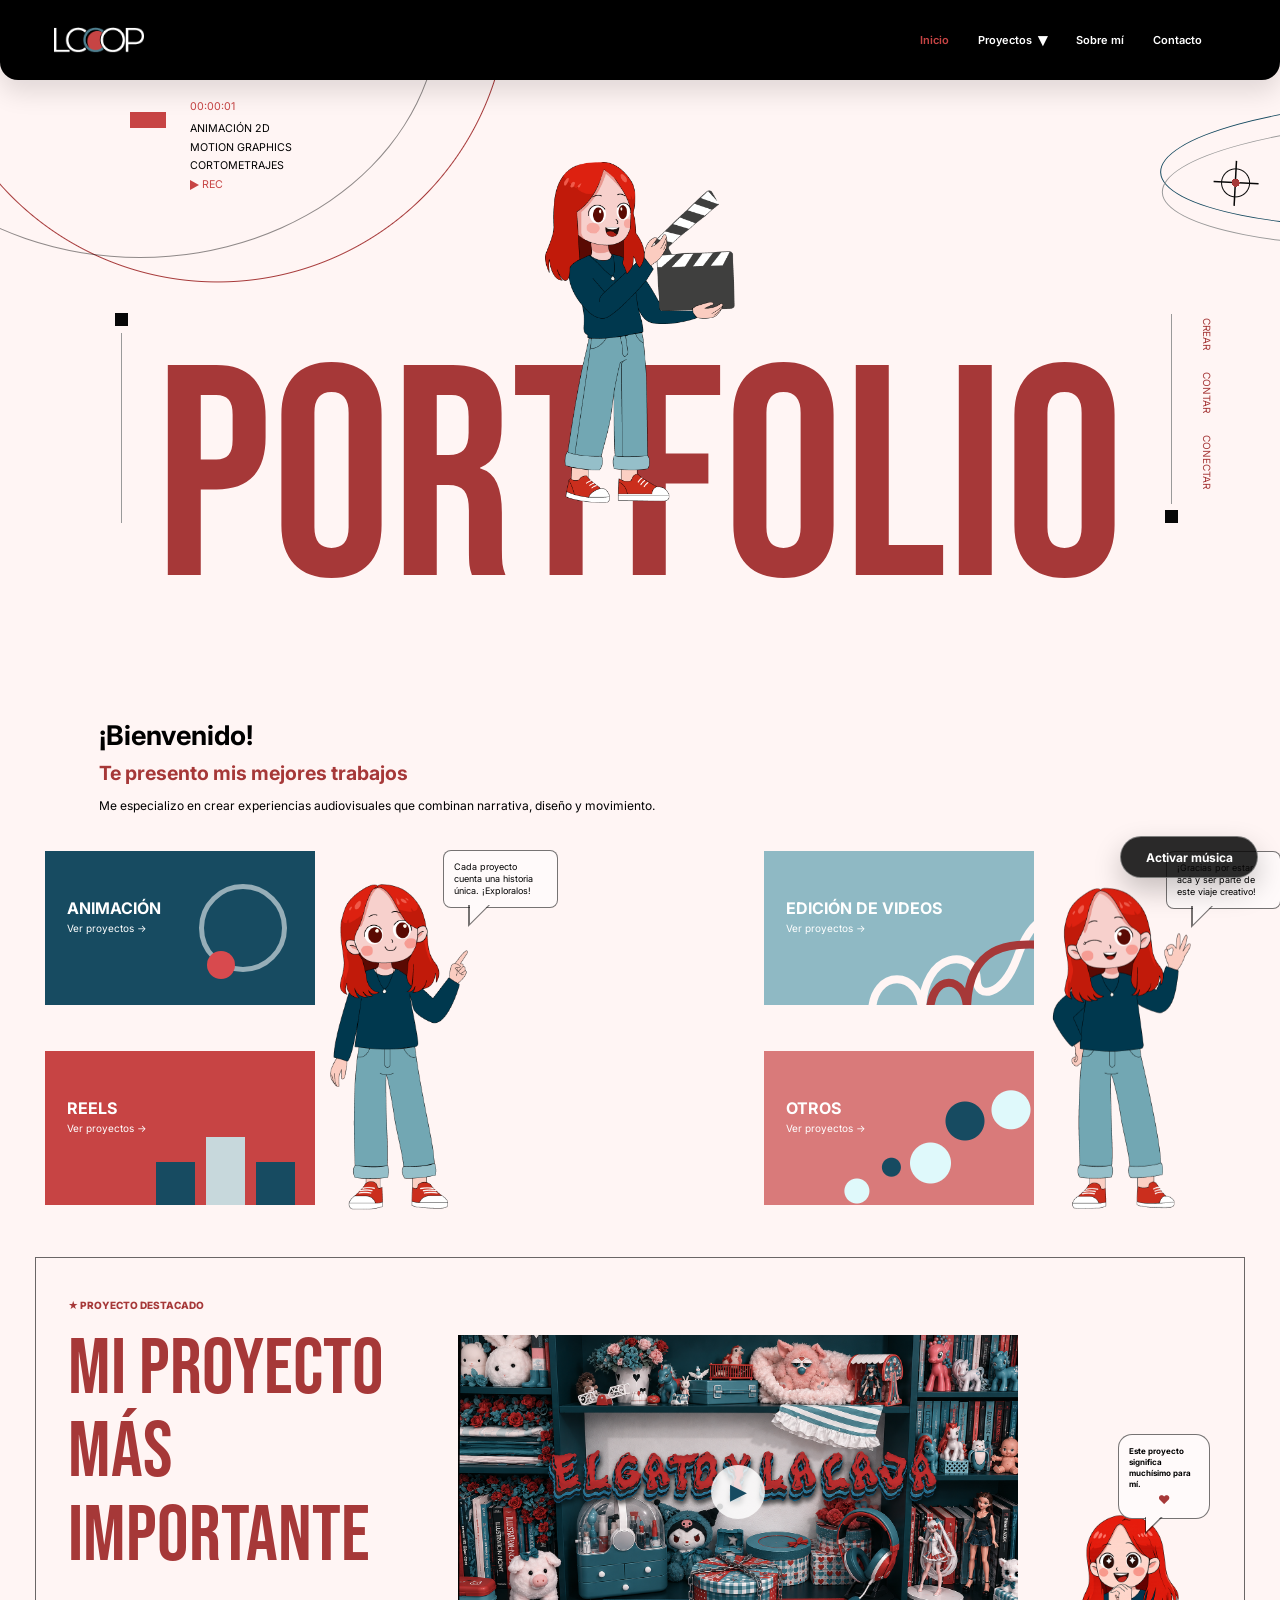
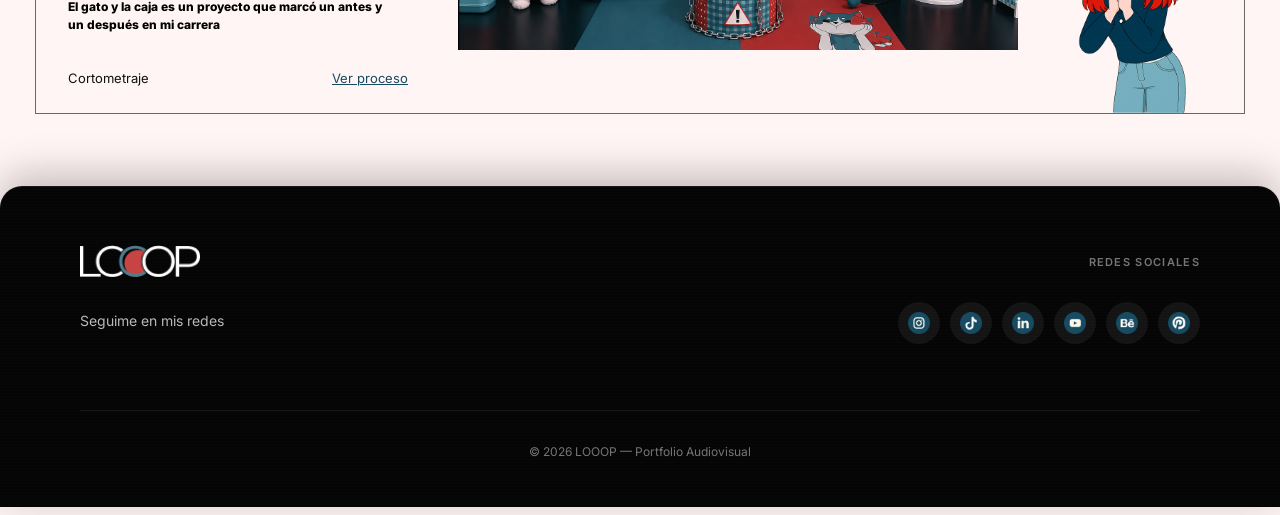
<file: index.html>
﻿<!DOCTYPE html>
<html lang="es">

<head>
  <meta charset="UTF-8">
  <meta name="viewport" content="width=device-width, initial-scale=1.0">
  <title>LOOOP | Portfolio Audiovisual</title>
  <link rel="stylesheet" href="style.css">
  <script src="js/components.js" defer></script>
</head>

<body class="home">
  <div data-include="header"></div>

  <main>
    <section class="hero" aria-labelledby="home-title">
      <div class="hero-meta">
        <span class="rec-light"></span>
        <div class="hero-text">
          <span>00:00:01</span>
          Animación 2D<br>
          Motion graphics<br>
          Cortometrajes<br>
          <p class="rec-label">
  <span>REC</span>
</p>
      </div>
      </div>

      <div class="orbit orbit-left"></div>
      <div class="orbit orbit-right"></div>

      <div class="hero-stage">
        <h1 id="home-title">Portfolio</h1>
        <img src="img/agos_cine1.png"
alt="Agos con claqueta"
class="person-image hero-person"
id="agos-cine">
        <span class="portfolio-marker portfolio-marker-right" aria-hidden="true"></span>
      </div>

      <div class="side-words" aria-hidden="true">
        <span>Crear</span>
        <span>Contar</span>
        <span>Conectar</span>
      </div>
    </section>

    <section class="intro" aria-labelledby="intro-title">
      <div>
        <h2 id="intro-title">¡Bienvenido!</h2>
        <p class="lead">Te presento mis mejores trabajos</p>
        <p>
          Me especializo en crear experiencias audiovisuales que combinan narrativa,
          diseño y movimiento.
        </p>
      </div>
    </section>

    <section class="projects" id="proyectos" aria-label="Categorías de proyectos">
      <a href="animacion.html" class="project-tile tile-blue">
        <span>Animación</span>
        <small>Ver proyectos -></small>
        <i class="tile-ring"></i>
      </a>

      <div class="character-callout">
        <div class="bubble">Cada proyecto cuenta una historia única. ¡Exploralos!</div>
        <img src="img/agos_dialogo1.png" alt="Agos señalando un globo de diálogo" class="person-image small-person">
      </div>

      <a href="cortometrajes.html" class="project-tile tile-sky">
        <span>Edición de videos</span>
        <small>Ver proyectos -></small>
        <div class="tile-wave">
  <svg viewBox="0 0 190 110" fill="none">

    <path
      d="M20 110
         C20 65, 70 65, 70 110
         C70 45, 125 45, 125 78
         C125 95, 150 95, 165 55
         C172 35, 182 20, 190 18"
      stroke="#FFF5F4"
      stroke-width="8"
      fill="none"
    />

    <path
      d="M78 110
         C78 70, 115 70, 115 108
         C115 40, 160 40, 190 42"
      stroke="#A63838"
      stroke-width="8"
      fill="none"
    />

  </svg>
</div>
      </a>

      <div class="character-callout character-right">
        <div class="bubble">¡Gracias por estar acá y ser parte de este viaje creativo!</div>
        <img src="img/agos_dialogo2.png" alt="Agos saludando" class="person-image small-person">
      </div>

      <a href="reels.html" class="project-tile tile-red">
        <span>Reels</span>
        <small>Ver proyectos -></small>
        <i class="tile-bars"></i>
      </a>

      <a href="otros_trabajos.html" class="project-tile tile-coral">
        <span>Otros</span>
        <small>Ver proyectos -></small>
        <i class="tile-dots"></i>
      </a>
    </section>

    <section class="home-featured-project" aria-labelledby="featured-project-title">
      <div class="featured-project-copy">
        <p class="featured-kicker">★ Proyecto destacado</p>
        <h2 id="featured-project-title">Mi proyecto más importante</h2>
        <p class="featured-description">
          El gato y la caja es un proyecto que marcó un antes y un después en mi carrera
        </p>
        <div class="featured-meta-row">
          <span>Cortometraje</span>
          <a href="index.html">Ver proceso</a>
        </div>
      </div>

      <div class="featured-media video-thumb">
        <img src="img/portada_animacion_2.png" alt="Portada de Dímelo Díaz" class="video-cover">
        <button class="play-btn" type="button" aria-label="Reproducir Dímelo Díaz">▶</button>
        <video class="video-player" controls preload="none">
          <source src="mp4/el_gato_y_la_caja.mp4" type="video/mp4">
        </video>
      </div>

      <div class="featured-character">
        <div class="featured-bubble">
          Este proyecto significa muchísimo para mí.
          <span aria-hidden="true">♥</span>
        </div>
        <img src="img/agos_proyecto_importante.png" alt="Agos emocionada por su proyecto destacado">
      </div>
    </section>
  </main>
  <div data-include="footer"></div>

</body>

</html>
</file>
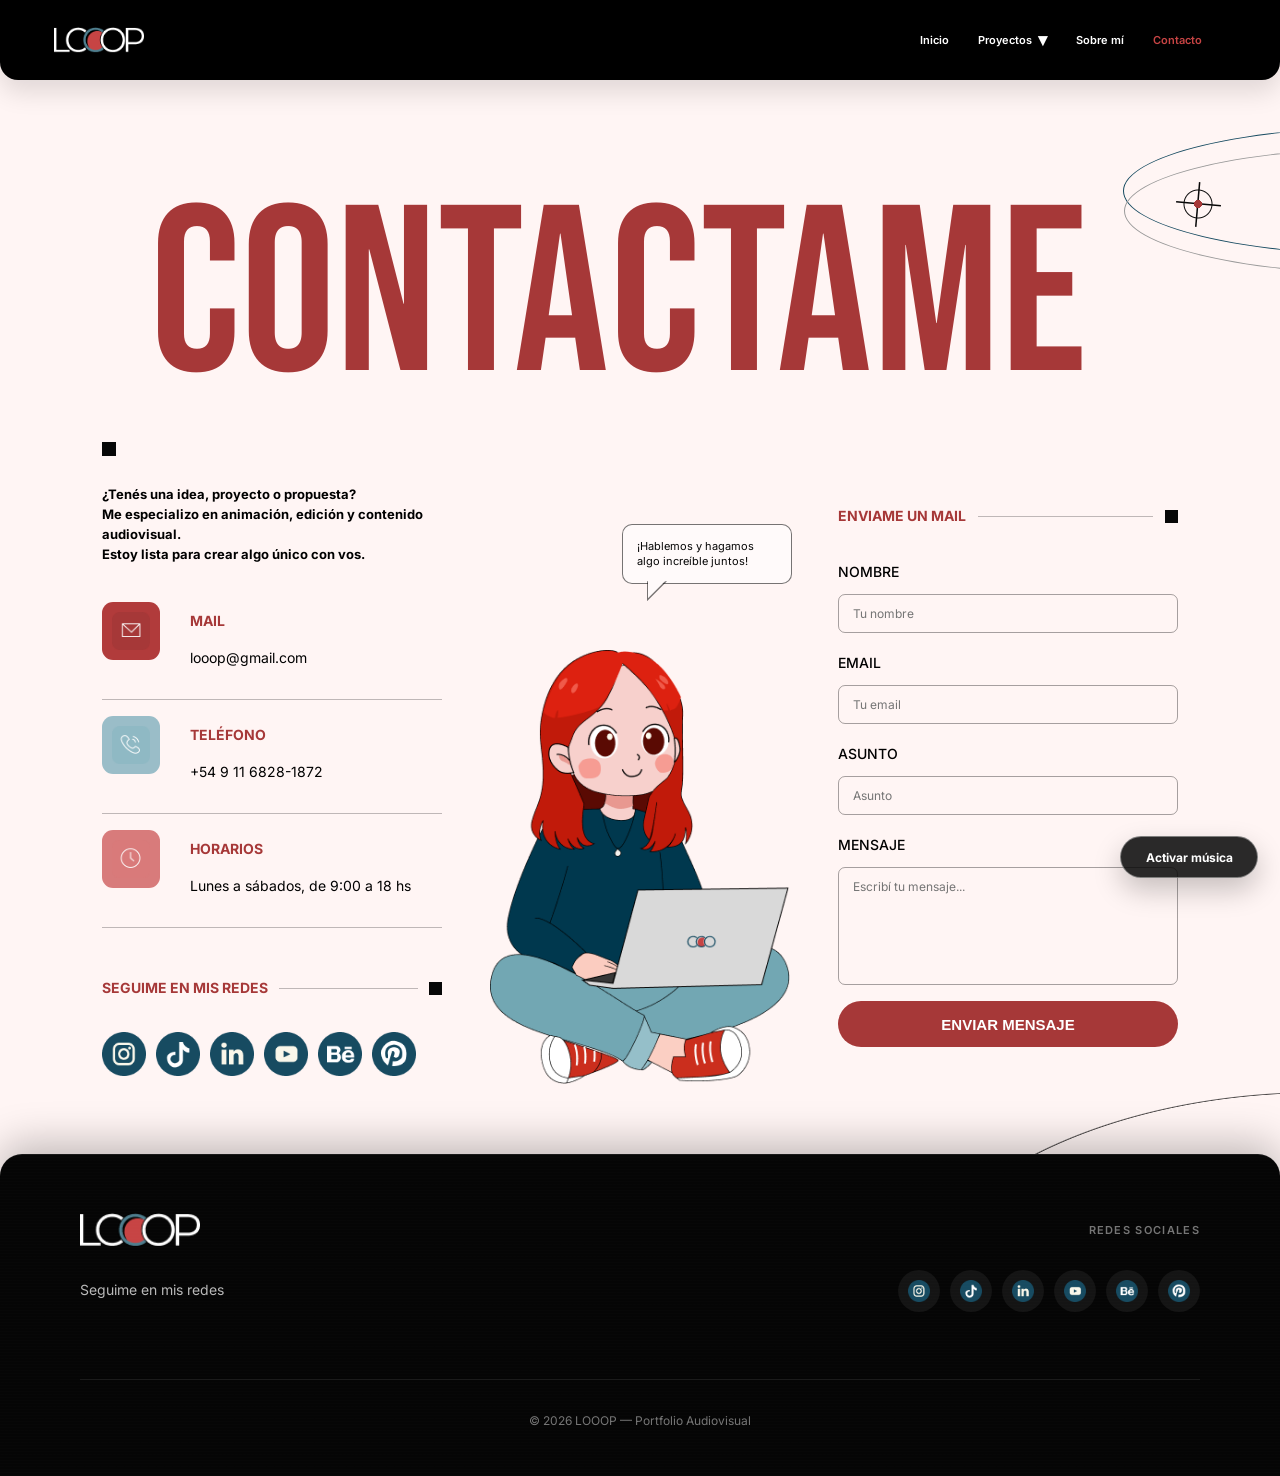
<file: contacto.html>
﻿<!DOCTYPE html>
<html lang="es">
<head>
  <meta charset="UTF-8">
  <meta name="viewport" content="width=device-width, initial-scale=1.0">
  <title>Contactame</title>
  <link rel="stylesheet" href="style.css">
  <script src="js/components.js" defer></script>
</head>

<body class="contact-page">
  <div data-include="header"></div>

<main class="contact-main">

  <!-- círculos decorativos -->

  <div class="contact-orbit-right"></div>


  <!-- titulo -->
  <section class="contact-hero">

    <h1>CONTACTAME</h1>

  </section>

  <!-- contenido -->
  <section class="contact-content">

    <!-- izquierda -->
    <div class="contact-left">

      <div class="contact-title-line">
  <div class="contact-square"></div>
  <div class="contact-line"></div>
</div>


      <p class="contact-description">
        ¿Tenés una idea, proyecto o propuesta?<br>
        Me especializo en animación, edición y contenido audiovisual.<br>
        Estoy lista para crear algo único con vos.
      </p>

      <!-- mail -->
      <div class="contact-info-box">

        <div class="contact-icon red-box">
          <img src="img/mail_icon.png" alt="">
        </div>

        <div class="contact-info-text">
          <span>MAIL</span>
          <p>looop@gmail.com</p>
        </div>

      </div>

      <!-- teléfono -->
      <div class="contact-info-box">

        <div class="contact-icon blue-box">
          <img src="img/phone_icon.png" alt="">
        </div>

        <div class="contact-info-text">
          <span>TELÉFONO</span>
          <p>+54 9 11 6828-1872</p>
        </div>

      </div>

      <!-- horarios -->
      <div class="contact-info-box">

        <div class="contact-icon pink-box">
          <img src="img/clock_icon.png" alt="">
        </div>

        <div class="contact-info-text">
          <span>HORARIOS</span>
          <p>Lunes a sábados, de 9:00 a 18 hs</p>
        </div>

      </div>

      <!-- redes -->
      <div class="contact-social-section">

        <div class="social-title-row">

          <span>SEGUIME EN MIS REDES</span>

          <div class="social-line"></div>

          <div class="social-square"></div>

        </div>

        <div class="contact-socials">

          <a href="https://www.instagram.com/estudio.looop/" target="_blank" rel="noopener noreferrer">
            <img src="img/instagram_contactame.png" alt="Instagram">
          </a>

          <a href="https://www.tiktok.com/@looop.estudio?lang=es-419" target="_blank" rel="noopener noreferrer">
            <img src="img/tik_tok_contactame.png" alt="TikTok">
          </a>

          <a href="https://www.linkedin.com/in/agostina-rodriguez-b6430b286/" target="_blank" rel="noopener noreferrer">
            <img src="img/linkedin_contactame.png" alt="LinkedIn">
          </a>

          <a href="https://www.youtube.com/channel/UCXOnVyYCOhjBqPG5II_MTww" target="_blank" rel="noopener noreferrer">
            <img src="img/youtube_contactame.png" alt="YouTube">
          </a>

          <a href="https://www.behance.net/agostinrodrigu26" target="_blank" rel="noopener noreferrer">
            <img src="img/behance.png" alt="Behance">
          </a>

          <a href="https://ar.pinterest.com/estudiolooop/" target="_blank" rel="noopener noreferrer">
            <img src="img/pinterest_contactame.png" alt="Pinterest">
          </a>


        </div>


      </div>

    </div>

    <!-- centro -->
    <div class="contact-center">

      <div class="contact-bubble">
        ¡Hablemos y hagamos<br>
        algo increíble juntos!
      </div>

      <img src="img/agos_contacto.png" alt="Agos" class="contact-character">

    </div>

    <!-- derecha -->
    <div class="contact-right">

      <div class="contact-form-title">

        <span>ENVIAME UN MAIL</span>

        <div class="form-line"></div>

        <div class="form-square"></div>

      </div>

      <form class="contact-form">

        <label>NOMBRE</label>
        <input type="text" placeholder="Tu nombre">

        <label>EMAIL</label>
        <input type="email" placeholder="Tu email">

        <label>ASUNTO</label>
        <input type="text" placeholder="Asunto">

        <label>MENSAJE</label>
        <textarea placeholder="Escribí tu mensaje..."></textarea>

        <button type="submit">ENVIAR MENSAJE</button>

      </form>

    </div>

  </section>

</main>
  <div data-include="footer"></div>

</body>
</html>
</file>
<file: style.css>
@import url("https://fonts.googleapis.com/css2?family=Bebas+Neue&family=Inter:wght@400;500;600;700&display=swap");

:root{
  --ink:#070707;
  --paper:#fff5f4;
  --white:#fff;
  --red:#A63838;
  --red-2:#C74444;
  --red-3:#D97A7A;
  --blue:#174B61;
  --blue-soft:#8FB9C4;
  --blue-4:#8FB9C4;
  --mint:#e7fbfc;
  --line:rgba(7,7,7,0.34);
  --font-text:"Inter", Arial, Helvetica, sans-serif;
  --font-display:"Bebas Neue", Impact, "Arial Narrow", sans-serif;
  --page-margin:96px;
  --grid-gap:24px;
  --portfolio-side-margin:45px;
}

*{
  margin-left:0;
  padding:0;
  box-sizing:border-box;
}



.nav-dropdown{
  position: relative;
  display: inline-flex;
  align-items: center;
}

.nav-dropdown .nav-link{
  color: var(--white);
  font-family: var(--font-text);
  font-size: 11px;
  font-weight: 600;
  text-decoration: none;
}

.nav-dropdown:hover .arrow{
  transform: rotate(180deg);
}

/* menú oculto */
.dropdown-menu{
  position: absolute;
  top: 100%;
  left: 0;
  margin-top: 12px;
  width: 100%;

  background: #000;
  border: 1px solid rgba(255,255,255,0.15);
  border-radius: 10px;

  display: flex;
  flex-direction: column;
  min-width: 220px;

  opacity: 0;
  visibility: hidden;
  transform: translateY(-8px);
  transition: 0.2s ease;
  padding: 6px 0;

  z-index: 100;
}

.dropdown-menu a{
  padding: 12px 18px;
  font-size: 11px;
  color: var(--white);
  text-decoration: none;
  display: block;
  width: 100%;
  box-sizing: border-box;
}

.dropdown-menu a:hover{
  background: rgba(255,255,255,0.08);
  color: var(--red-2);
}

/* mostrar en hover */
.nav-dropdown:hover .dropdown-menu{
  opacity: 1;
  visibility: visible;
  transform: translateY(0);
}

.nav-link{
  display: inline-flex;
  align-items: center;
  gap: 6px;
  font-size: 11px;
}

.arrow{
  font-size: 18px;
  line-height: 2;
  transition: transform 0.2s ease;
}

h1,
.h1{
  font-family:var(--font-text);
  font-size:41.1px;
  font-weight:700;
  line-height:53.5px;
}

h2,
.h2{
  font-family:var(--font-text);
  font-size:34.9px;
  font-weight:700;
  line-height:45.3px;
}

h3,
.h3{
  font-family:var(--font-text);
  font-size:29.5px;
  font-weight:700;
  line-height:38.4px;
}

h4,
.h4{
  font-family:var(--font-text);
  font-size:25px;
  font-weight:700;
  line-height:31.5px;
}

a{
  color:inherit;
}

.navbar{
  position:fixed;
  top:0;
  left:0;
  z-index:20;
  width:100%;
  min-height:80px;
  display:flex;
  align-items:center;
  justify-content:space-between;
  gap:32px;
  padding:0 var(--page-margin);
  color:#fff;
  background:#000;
  border-bottom-left-radius:18px;
  border-bottom-right-radius:18px;
  box-shadow:0 12px 26px rgba(0,0,0,0.12);

}

.brand{
  display:inline-flex;
  align-items:center;
}

.logo{
  width:90px;
  height:auto;
  display:block;
  margin-left: 46px;
}

nav{
  display:flex;
  align-items:center;
  gap:clamp(5px, 4vw, 5px);
  flex-wrap:wrap;
}

nav a{
  color:var(--white);
  font-family:var(--font-text);
  font-size:11px;
  font-weight:600;
  line-height:28px;
  text-decoration:none;
  transition:color 0.2s ease;

  margin-right: 46px;
}

nav a,
.nav-link,
.dropdown-menu a{
  font-size: 11px;
}

nav a:hover,
nav a.active{
  color:var(--red-2);
}

main{
  position:relative;
  background:
    radial-gradient(circle at 17% -1%, transparent 0 290px, #A63838 291px, transparent 292px),
    var(--paper);
}

.hero{
  position:relative;
  min-height:300px;
  padding:175px var(--page-margin) 0px;
  display:grid;
  grid-template-columns:repeat(12, minmax(0, 1fr));
  column-gap:var(--grid-gap);
  align-items:center;
  overflow:hidden;
}

.hero-meta{
  position:absolute;
  top:90px;
  left:calc(var(--page-margin) + ((100vw - (var(--page-margin) * 2) - (var(--grid-gap) * 11)) / 12));
  display:flex;
  gap:24px;
  align-items:flex-start;
  font-family:var(--font-text);
  font-size:10.7px;
  font-weight:400;
  line-height:18.4px;
  text-transform:uppercase;
  color:#000;
}

.hero-meta span:not(.rec-light){
  display:block;
  color:var(--red-2);
  font-weight:400;
  margin-bottom:4px;
}

.hero-meta .rec-label{
  margin:0;
  color:var(--red-2);
  display:flex;
  align-items:center;
  gap:3px;
}

.hero-meta .rec-label::before{
  content:"";
  width:0;
  height:0;

  border-top:5px solid transparent;
border-bottom:5px solid transparent;
border-left:9px solid var(--red-2);
position: relative;
top: -2px;
}

.hero-text{
  display:flex;
  flex-direction:column;
}

.rec-light{
  width:36px;
  height:16px;
  margin-top:14px;
  background:var(--red-2);
  display:inline-block;
}

.orbit{
  position:absolute;
  pointer-events:none;
  border:1.5px solid rgba(7,7,7,0.45);
  border-radius:50%;
}

.orbit-left{
  width:600px;
  height:500px;
  top:-250px;
  left: -160px;
}

.orbit-right{
  width:545px;
  height:130px;
  top:90px;
  right:-425px;
  transform:rotate(-2deg);
  border-color:#174B61;
  z-index:1;
}

.orbit-right::before{
  content:"";
  position:absolute;
  inset:20px -4px -20px 0;
  border:1.5px solid #070707;
  border-radius:50%;
  border-color:#9A9A9A;
}

.orbit-right::after{
  content:"";
  position:absolute;
  left:40px;
  top:60%;
  width:68px;
  height:68px;
  transform:translateY(-50%) rotate(5deg);
  border-radius:50%;
  background:
    radial-gradient(circle at center, #A63838 0 4px, transparent 3px),
    radial-gradient(circle at center, transparent 0 13px, #070707 14px 14px, transparent 15px),
    linear-gradient(#070707, #070707) center / 45px 1.5px no-repeat,
    linear-gradient(#070707, #070707) center / 1.5px 45px no-repeat;
}

.hero-stage{
  position:relative;
  top: -70px;
  grid-column:1 / -1;
  width:100%;
  max-width:calc(100vw - (var(--portfolio-side-margin) * 2));
  margin:0 auto;
  display:flex;
  justify-content:center;
  align-items:center;
  min-height:480px;
}

.hero-stage::before{
  content:"";
  position:absolute;
  top:200px;
  left:61px;
  width:13px;
  height:13px;
  background:#070707;
  z-index:3;
}

.hero-stage::after{
  content:"";
  position:absolute;
  top:220px;
  left:67px;
  width:1px;
  height:190px;
  background:#9A9A9A;
  z-index:3;
}

.portfolio-marker{
  position:absolute;
  z-index:3;
}

.portfolio-marker::before{
  content:"";
  position:absolute;
  top:397px;
  left:0;
  width:13px;
  height:13px;
  background:#070707;
}

.portfolio-marker::after{
  content:"";
  position:absolute;
  top:201px;
  left:6px;
  width:1px;
  height:190px;
  background:#9A9A9A;
}

.portfolio-marker-right{
  right:61px;
  top:0;
}



.hero h1{
  font-family:var(--font-display);
  color:var(--red);
  width:100%;
  font-size:min(460px, calc((100vw - (var(--portfolio-side-margin) * 2)) / 4));
  line-height:0.82;
  font-weight:400;
  text-transform:uppercase;
  text-align:center;
  letter-spacing:0;
  white-space:nowrap;
}

.hero-person{
  position:absolute;
  top:-21px;
  left:50%;
  width:21px;
  height:481px;
  transform:translateX(-50%);
  z-index:2;
}

.person-image{
  display:block;
  object-fit:contain;
}

.side-words{
  position:absolute;
  right: 65px;
  top:310px;
  display:flex;
  gap:22px;
  writing-mode:vertical-rl;
  color:var(--red);
  font-family:var(--font-text);
  font-size:10px;
  font-weight:400;
  line-height:16px;
  text-transform:uppercase;
  z-index:4;
}

.side-words::before,
.side-words::after{
  content:none;
}

.intro{
  padding:0 var(--page-margin) 59px;
  margin-top:-240px;
  display:grid;
  grid-template-columns:repeat(12, minmax(0, 1fr));
  column-gap:var(--grid-gap);
}

.intro > div{
  grid-column:1 / -1;
  margin-left: 45px;
}

.intro h2{
  color:#000;
  font-size:27.1px;
  line-height:53.5px;
  margin-bottom: -28px;
  
}

.lead{
  color:var(--red);
  font-size:19.5px;
  font-weight:700;
  line-height:38.4px;
  margin-bottom:-13px;
}

.intro p:last-child{
  max-width:850px;
  color:#000;
  font-size:12px;
  font-weight:400;
  line-height:28px;
}

#proyectos{
  scroll-margin-top: 275px;
}

.projects{
  position:relative;
  padding:0 var(--page-margin) -90px;
  display:grid;
  grid-template-columns:320px 120px 320px 120px;
  grid-template-rows:230px 40px 4px;
  column-gap:40px;
  row-gap:20px;
  align-items:start;
  margin-left: 23px;
}

.projects::after{
  content:none;
  position:absolute;
  right:-90px;
  bottom:-80px;
  width:560px;
  height:280px;
  border:1.5px solid #A63838;
  border-radius:50%;
  transform:rotate(-10deg);
}

.project-tile{
  position:relative;
  width:270px;
  max-width:100%;
  height:154px;
  min-height:150px;
  padding:42px 22px 18px;
  color:#fff;
  text-decoration:none;
  overflow:hidden;
  transition:transform 0.2s ease, filter 0.2s ease;
}

.tile-blue{
  grid-column:1;
  grid-row:1;
  position:relative;
  left:45px;
  top:-40px;
}

.projects .character-callout:first-of-type{
  grid-column:2;
  grid-row:1 / span 3;
  width:225px;
  margin-left:0;

  position:relative;
  left:1px;
  top:-13px;
}

.tile-sky{
  grid-column:3;
  grid-row:1;
  position:relative;
  left:110px;
  top:-40px;
}

.character-right{
  grid-column:4;
  grid-row:1 / span 3;
  width:225px;

  position:relative;
  left:70px;
  top:-10px;
}

.tile-red{
  grid-column:1;
  grid-row:3;
  position:relative;
  left:45px;
  top:-150px;
}

.tile-red::before{
  content:"";
  position:absolute;
  bottom:0;
  right:120px;
  width:39px;
  height:68px;
  background:#174B61;
  top: 111px;

  box-shadow:
    50px -25px 0 #C7D8DC,
    100px -0px 0 #174B61;
}

.tile-coral{
  grid-column:3;
  grid-row:3;
  position:relative;
  left:110px;
  top:-150px;
}

.project-tile:hover{
  transform:translateY(-4px);
  filter:saturate(1.08);
}

.project-tile span{
  position:relative;
  z-index:2;
  display:block;
  font-size:16px;
  line-height:31.5px;
  font-weight:700;
  text-transform:uppercase;
}

.project-tile small{
  position:relative;
  z-index:2;
  display:block;
  margin-top:-10px;
  font-size:10px;
  font-weight:400;
  line-height:28px;
}

.tile-blue{ background:var(--blue); }
.tile-sky{ background:var(--blue-4); }
.tile-red{ background:var(--red-2); }
.tile-coral{ background:var(--red-3); }

.tile-ring{
  position:absolute;
  right:28px;
  top:33px;
  width:88px;
  height:88px;
  border:5px solid rgba(255,255,255,0.55);
  border-radius:50%;
}

.tile-ring::after{
  content:"";
  position:absolute;
  left:3px;
  bottom:-12px;
  width:28px;
  height:28px;
  background:#d84a4e;
  border-radius:50%;
}

.tile-wave{
  position:absolute;
  right:-8px;
  bottom:-8px;
  width:190px;
  height:110px;
  z-index:1;
}

.tile-wave svg{
  width:100%;
  height:100%;
  overflow:visible;
}



.tile-dots{
  position:absolute;
  right:0;
  bottom:0;
  width:230px;
  height:140px;
  z-index:1;

  background:
    /* circulo 1 */
    radial-gradient(circle at 23% 90%, #dff9fb 0 12px, transparent 13px),

    /* circulo 2 */
    radial-gradient(circle at 38% 73%, #174B61 0 9px, transparent 10px),

    /* circulo 3 */
    radial-gradient(circle at 55% 70%, #dff9fb 0 20px, transparent 21px),

    /* circulo 4 */
    radial-gradient(circle at 70% 40%, #174B61 0 19px, transparent 20px),

    /* circulo 5 */
    radial-gradient(circle at 90% 32%, #dff9fb 0 19px, transparent 20px);
}

.character-callout{
  min-height:100%;
  position:relative;
  display:flex;
  align-items:start;
  justify-content:start;
  width: 130px;
}

.small-person{
  width:140px !important;
  height:auto !important;
}

.bubble{
  position:absolute;
  top:-28px;
  left:115px;
  max-width:260px;
  padding:10px 10px;
  font-family:var(--font-text);
  font-size:9px;
  font-weight:400;
  line-height:12px;
width: 115px;
  color:#000;
  background:#fffafa;
  border:1.5px solid rgba(7,7,7,0.55);
  border-radius:8px;
}

.character-right .bubble{
  top:-30px;
}

.bubble::before{
  content:"";
  position:absolute;
  left:24px;
  bottom:-20px;
  width:22px;
  height:22px;
  background:rgba(7,7,7,0.55);
  clip-path:polygon(0 0, 100% 0, 0 100%);
}

.bubble::after{
  content:"";
  position:absolute;
  left:25.5px;
  bottom:-17px;
  width:20px;
  height:20px;
  background:#fffafa;
  clip-path:polygon(0 0, 100% 0, 0 100%);
}

.home-featured-project{
  position:relative;
  z-index:2;
  width:min(1210px, calc(100% - 66px));
  min-height:374px;
  margin:52px auto 72px;
  padding:42px 220px 28px 32px;
  display:grid;
  grid-template-columns:minmax(270px, 360px) minmax(420px, 560px);
  gap:30px;
  align-items:center;
  border:1px solid rgba(7,7,7,.6);
  background:rgba(255,245,244,.76);
}

.featured-project-copy{
  min-width:0;
}

.featured-kicker{
  color:var(--red);
  font-size:10px;
  line-height:1;
  font-weight:800;
  text-transform:uppercase;
  margin:0 0 18px;
}

.featured-project-copy h2{
  max-width:340px;
  color:var(--red);
  font-family:var(--font-display);
  font-size:clamp(64px, 6.2vw, 86px);
  line-height:1.05;
  font-weight:400;
  text-transform:uppercase;
  margin:0 0 20px;
}

.featured-description{
  max-width:320px;
  color:#000;
  font-size:12px;
  line-height:18px;
  font-weight:800;
  margin:0 0 38px;
}

.featured-meta-row{
  display:flex;
  align-items:center;
  justify-content:space-between;
  gap:22px;
  max-width:340px;
}

.featured-meta-row span,
.featured-meta-row a{
  color:#174B61;
  font-size:13px;
  line-height:1;
}

.featured-meta-row span{
  color:#111;
}

.featured-meta-row a{
  text-decoration:underline;
}

.featured-media{
  position:relative;
  width:100%;
  aspect-ratio:16 / 9;
  overflow:hidden;
  background:#111;
  cursor:pointer;
}

.featured-media img,
.featured-media video{
  width:100%;
  height:100%;
  display:block;
  object-fit:cover;
}

.featured-media .video-player{
  display:none;
}

.featured-media.playing .video-cover,
.featured-media.playing .play-btn{
  display:none;
}

.featured-media.playing .video-player{
  display:block;
}

.featured-character{
  position:absolute;
  right:16px;
  bottom:-35px;
  width:180px;
  min-height:314px;

}

.featured-character img{
  position:absolute;
  right:0;
  bottom:0;
  width:182px;
  height:auto;
  display:block;

}

.featured-bubble{
  position:absolute;
  z-index:2;
  top:0;
  right:18px;
  width:92px;
  padding:11px 10px 12px;
  color:#000;
  background:#fffafa;
  border:1.4px solid rgba(7,7,7,.55);
  border-radius:14px;
  font-size:8px;
  line-height:11px;
  font-weight:700;
}

.featured-bubble span{
  display:block;
  color:var(--red);
  font-size:12px;
  line-height:1;
  text-align:center;
  margin-top:4px;
}

.featured-bubble::before{
  content:"";
  position:absolute;
  left:26px;
  bottom:-17px;
  width:18px;
  height:18px;
  background:rgba(7,7,7,.55);
  clip-path:polygon(0 0, 100% 0, 0 100%);
}

.featured-bubble::after{
  content:"";
  position:absolute;
  left:27px;
  bottom:-14px;
  width:16px;
  height:16px;
  background:#fffafa;
  clip-path:polygon(0 0, 100% 0, 0 100%);
}

.site-footer{
  position:relative;
  overflow:hidden;

  display:grid;
  grid-template-columns:minmax(160px, .8fr) minmax(280px, 1.2fr);
  gap:48px;

  align-items:center;

  padding:58px 80px 32px;

  color:var(--white);
  background:#050505;

  border-top:1px solid rgba(255,255,255,0.08);
  border-top-left-radius:22px;
  border-top-right-radius:22px;

  box-shadow:0 -10px 40px rgba(0,0,0,0.25);
  margin-top: -100px;
}

/* textura */
.site-footer::before{
  content:"";
  position:absolute;
  inset:0;

  background:
    repeating-linear-gradient(
      to bottom,
      transparent,
      transparent 2px,
      rgba(255,255,255,0.015) 3px
    );

  pointer-events:none;
}

/* columnas */
.footer-brand{
  display:flex;
  flex-direction:column;
  justify-content:flex-start;
  gap:10px;
  min-height:auto;
}

.footer-mail{
  display:flex;
  flex-direction:column;
  justify-content:flex-start;
  gap:10px;
  min-height:120px;
  margin-top: 22px;
  margin-left: 30px;
}


.footer-phone{
  display:flex;
  flex-direction:column;
  justify-content:flex-start;
  gap:10px;
  min-height:120px;
  margin-top: 22px;
  margin-left: 30px;
}

.footer-social{
  display:flex;
  flex-direction:column;
  justify-content:flex-start;
  align-items:flex-end;
  gap:14px;
  min-height:auto;
  margin-top:0;
}


/* logo */
.footer-logo{
  width:120px;
  margin-bottom:8px;
}

/* texto general */
.site-footer p,
.site-footer a{
  color:rgba(255,255,255,0.72);
  font-size:14px;
  line-height:22px;
  text-decoration:none;
  transition:0.2s ease;
}

/* títulos */
.footer-mail span,
.footer-phone span,
.footer-social span{
  font-size:11px;
  font-weight:600;
  letter-spacing:0.12em;
  text-transform:uppercase;
  color:rgba(255,255,255,0.45);

  margin-bottom:6px;
}

/* hover */
.footer-mail a:hover,
.footer-phone a:hover{
  color:var(--red-2);
}

/* redes */
.socials{
  display:flex;
  align-items:center;
  gap:10px;
  margin-top:6px;
}

.socials a{
  display:flex;
  align-items:center;
  justify-content:center;

  width:42px;
  height:42px;

  border-radius:50%;
  background:rgba(255,255,255,0.05);

  transition:0.2s ease;
}

.socials a:hover{
  transform:translateY(-3px);
  background:var(--red-2);
}

.socials img{
  width:20px;
  height:20px;
  object-fit:contain;
}

/* línea inferior */
.footer-bottom{
  grid-column:1 / -1;

  margin-top:16px;
  padding-top:18px;

  border-top:1px solid rgba(255,255,255,0.08);

  text-align:center;
}

.footer-bottom p{
  font-size:12px;
  color:rgba(255,255,255,0.45);
}

.footer-contact-socials{
  flex-wrap:wrap;
  justify-content:flex-end;
  max-width:none;
}

.footer-contact-socials a{
  background:rgba(255,255,255,0.06);
}

.footer-contact-socials img{
  width:22px;
  height:22px;
}

.music-toggle{
  position:fixed;
  right:22px;
  bottom:22px;
  z-index:120;
  min-width:138px;
  height:42px;
  border:1px solid rgba(255,255,255,.4);
  border-radius:999px;
  background:rgba(7,7,7,.86);
  color:#fff;
  font-family:var(--font-text);
  font-size:12px;
  font-weight:700;
  cursor:pointer;
  box-shadow:0 12px 28px rgba(0,0,0,.22);
  transition:transform .2s ease, background .2s ease;
}

.music-toggle:hover{
  transform:translateY(-2px);
  background:var(--red);
}

.music-toggle.is-playing{
  background:var(--red);
}

.music-toggle.is-paused{
  background:#174b61;
}

.looop-reveal{
  opacity:0;
  transform:translateY(22px);
}

.looop-reveal.is-visible{
  animation:looopReveal .72s cubic-bezier(.2,.75,.25,1) forwards;
  animation-delay:var(--reveal-delay, 0ms);
}

@keyframes looopReveal{
  from{
    opacity:0;
    transform:translateY(22px);
  }
  to{
    opacity:1;
    transform:translateY(0);
  }
}

@media(prefers-reduced-motion:reduce){
  .looop-reveal,
  .looop-reveal.is-visible{
    opacity:1;
    transform:none;
    animation:none;
  }
}

/* responsive */
@media(max-width:900px){

  .site-footer{
    grid-template-columns:1fr;
    gap:36px;
    text-align:center;
  }

  .footer-brand,
  .footer-mail,
  .footer-phone,
  .footer-social{
    align-items:center;
  }

  .socials{
    justify-content:center;
  }
}
.page{
  min-height:calc(100vh - 180px);
  padding:150px var(--page-margin) 80px;
}

.section-title{
  max-width:850px;
  margin-bottom:48px;
}

.section-title h1{
  color:var(--red);
  font-family:var(--font-display);
  font-size:clamp(96px, 18vw, 220px);
  font-weight:400;
  line-height:0.9;
  text-transform:uppercase;
}

.section-title p,
.about-text p{
  color:#234c58;
  font-size:18px;
  font-weight:400;
  line-height:28px;
}

.grid{
  display:grid;
  grid-template-columns:repeat(3, minmax(0, 1fr));
  gap:24px;
}

.card{
  background:#fff;
  border:1px solid rgba(7,7,7,0.1);
  border-radius:8px;
  overflow:hidden;
}

.image,
.about-image{
  min-height:230px;
  background:linear-gradient(135deg, var(--blue), var(--blue-soft));
}

.info{
  padding:22px;
}

.info h2{
  margin-bottom:8px;
}

.about-layout{
  display:grid;
  grid-template-columns:minmax(220px, 0.8fr) minmax(280px, 1fr);
  gap:40px;
  align-items:center;
}

.about-text{
  display:grid;
  gap:18px;
}

body > footer:not(.site-footer){
  padding:34px var(--page-margin);
}

@media(max-width:1480px){
  :root{
    --page-margin:20px;
  }
}

@media(max-width:1120px){

  .site-footer{
    grid-template-columns:1fr;
    gap:30px;
  }

  .footer-social,
  .footer-contact-socials{
    align-items:flex-start;
    justify-content:flex-start;
  }

  .site-footer > div:first-child,
  .newsletter,
  .footer-contact{
    grid-column:auto;

  }
}

@media(max-width:760px){
  :root{
    --page-margin:20px;
  }

  .navbar{
    position:relative;
    flex-direction:column;
    height:auto;
    min-height:auto;
    padding:22px;
  }

  nav{
    justify-content:center;
    gap:16px 22px;
  }

  nav a{
    font-size:14px;
  }

  .hero{
    min-height:560px;
    padding:58px var(--page-margin) 36px;
  }

  .hero-meta,
  .side-words,
  .orbit-right{
    display:none;
  }

  .hero-stage{
    min-height:390px;
  }

  .hero h1{
    font-size:clamp(64px, 23vw, 110px);
  }

  .hero-person{
    width:160px;
    height:auto;
    top:50px;
  }

  .intro{
    padding:10px var(--page-margin) 36px;
  }

  .intro h2{
    font-size:30px;
  }

  .lead{
    font-size:21px;
  }

  .projects{
    grid-template-columns:1fr;
    grid-template-rows:auto;
    padding:0 var(--page-margin) 70px;
    gap:24px;
  }

  .tile-blue,
  .tile-sky,
  .tile-red,
  .tile-coral,
  .projects .character-callout:first-of-type,
  .character-right{
    grid-column:auto;
    grid-row:auto;
  }

  .character-callout{
    width:auto;
    margin-left:0;
    min-height:300px;
  }

  .project-tile{
    width:100%;
  }

  .bubble{
    top:0;
    left:50%;
    right:auto;
    transform:translateX(-50%);
  }

  .character-right .bubble{
    top:0;
  }

  .home-featured-project{
    width:min(100% - 40px, 720px);
    min-height:auto;
    margin:56px auto 56px;
    padding:32px;
    grid-template-columns:1fr;
  }

  .featured-project-copy h2{
    max-width:none;
    font-size:64px;
  }

  .featured-description,
  .featured-meta-row{
    max-width:none;
  }

  .featured-character{
    position:relative;
    right:auto;
    bottom:auto;
    width:190px;
    min-height:290px;
    justify-self:center;
  }

  .featured-character img{
    width:170px;
  }

  .site-footer{
    padding:42px 24px;
  }

  .grid,
  .about-layout{
    grid-template-columns:1fr;
  }

  .page{
    padding:60px 20px;
  }


}



/* =========================
   PÁGINA ANIMACIÓN
========================= */

.animacion-page{
  background: var(--paper);
  min-height: 100vh;
  overflow: hidden;
}

/* HERO */

.animacion-hero{
  position: relative;
  padding-top: 140px;
  padding-bottom: 80px;
}

/* info izquierda arriba */

.animacion-hero .hero-meta{
  position:absolute;
  top:100px;
  left:calc(
    var(--page-margin) +
    (
      (100vw - (var(--page-margin) * 2) - (var(--grid-gap) * 11))
      / 12
    )
  );

  display:flex;
  gap:24px;
  align-items:flex-start;
  z-index:5;
  font-size: 10px;
  line-height: 14px;
}

/* círculos decorativos */

.animacion-hero .orbit-left{
  width:600px;
  height:500px;
  top:-250px;
  left:-160px;
  position: absolute;
  border: 1.5px solid rgba(7, 7, 7, 0.45);
  border-radius: 50%;
  z-index:1;
}

.animacion-hero .orbit-left::before{
  content:"";
  position:absolute;

  inset:20px -4px -20px 0;

  border:1.5px solid #A63838;
  border-radius:50%;
  margin-left: 150px;
}

.animacion-hero .orbit-right{
  width:545px;
  height:130px;
  position: absolute;
  top:90px;
  right:-425px;
  transform:rotate(-2deg);
  border-color:#174B61;
  z-index:1;
   border:1.5px solid #174B61; 
  border-radius: 50%;
}

.animacion-hero .orbit-right::before{
  content:"";
  position:absolute;
  inset:20px -4px -20px 0;
  border:1.5px solid #070707;
  border-radius:50%;
  border-color:#9A9A9A;
}

.animacion-hero .orbit-right::after{
  content:"";
  position:absolute;
  left:40px;
  top:60%;
  width:68px;
  height:68px;
  transform:translateY(-50%) rotate(5deg);
  border-radius:50%;

  background:
    radial-gradient(circle at center,
    #A63838 0 4px,
    transparent 3px),

    radial-gradient(circle at center,
    transparent 0 13px,
    #070707 14px 14px,
    transparent 15px),

    linear-gradient(#070707,#070707)
    center / 45px 1.5px no-repeat,

    linear-gradient(#070707,#070707)
    center / 1.5px 45px no-repeat;
}

/* escenario principal */

.animacion-stage{
  position: relative;
  width: 100%;
  padding: 110px 80px 0;
}

/* titulo gigante */

.animacion-stage h1{
  font-family: var(--font-display);
  color: var(--red);
  font-size: clamp(182px, 22vw, 322px);
  line-height: .9;
  font-weight: 400;
  text-transform: uppercase;
  letter-spacing: 2px;

  margin-left: 79px;
  margin-top: 60px;
}

/* personaje */

.animacion-character{
  position: absolute;
  right: 60px;
  top: -49px;
  width: 210px;
  height: auto;
  z-index: 5;
}





/* línea horizontal */

.explora-line{
  display: flex;
  align-items: center;
  gap: 40px;

  padding: 0 95px;
  margin-top: -200px;
  margin-right: 60px;

}

.explora-line span{
  font-size: 9.8px;
  text-transform: uppercase;
  white-space: nowrap;
  margin-left: 65px;
}


.line{
  flex:1;
  height:1px;
  background:rgba(0,0,0,.25);
}

.line-square{
  width:13px;
  height:13px;
  background:#070707;
  margin-left:-10px;
}

/* =========================
   GRID PROYECTOS
========================= */


 

.animacion-grid{
  margin: 1px auto 160px;
  width: calc(100% - 90px);

  border: 1px solid rgba(0,0,0,.28);

  padding: 38px;

  display: grid;

  /* ancho de columnas */
  grid-template-columns: repeat(3, 370px);

  gap: 21px;
  justify-content: center;

  margin-left: 45px;
  margin-top: -5px;

}

/* card */

.anim-card{
  display: flex;
  flex-direction: column;
}

/* imagen */

.thumb{
  position: relative;
  overflow: hidden;
}

.thumb img{
  width: 100%;
  height: auto;
  aspect-ratio: 1920 / 1080;
  object-fit: cover;
  display: block;
}

.video-thumb{
  cursor:pointer;
}

.video-player{
  width:100%;
  display:none;
}

.video-thumb.playing .video-cover,
.video-thumb.playing .play-btn{
  display:none;
}

.video-thumb.playing .video-player{
  display:block;
}

/* botón play */
.play-btn{
  position: absolute;
  top: 50%;
  left: 50%;
  transform: translate(-50%, -50%);

  width: 50px;
  height: 50px;
  border-radius: 50%;
  border: none;

  background: rgba(255,255,255,.82);
  color: #174B61;

  font-size: 22px;
  cursor: pointer;

  z-index: 2;
}

/* info */

.project-info{
  display: flex;
  align-items: flex-start;
  gap: 20px;

  margin-top: 20px;
}

/* numero gigante */

.number{
  font-family: var(--font-display);
  font-size: 82px;
  color: var(--red);
  line-height: .8;
  min-width: 58px;
}

/* meta */

.meta{
  flex: 1;
}

.meta span{
  display: block;
  color: var(--red);
  font-size: 10px;
  margin-bottom: 4px;
  margin-top: -1px;
  margin-left: 13px;
}

.meta h3{
  font-size: 12px;
  margin-bottom: 4px;
  line-height: 1;
  margin-top: -5px;
  margin-left: 13px;
}

.meta p{
  font-size: 12px;
  color: #333;
  margin-left: 13px;
  margin-top: -2px;
}

/* link */

.project-info a{
  color: #174B61;
  font-size: 12px;
  white-space: nowrap;
  text-decoration: underline;
  margin-top: 40px;
}

/* hover */

.anim-card:hover .thumb img{
  transform: scale(1.03);
}

.thumb img{
  transition: transform .35s ease;
}

/* ===================================
   EDICIÓN DE VIDEOS
=================================== */

.videos-page{
  background: var(--paper);
  min-height: 100vh;
  overflow: hidden;
}

/* HERO */

.videos-hero{
  position: relative;
  padding-top: 140px;
  padding-bottom: 90px;
}



/* título gigante */

.videos-stage h1{
  font-family:var(--font-display);
  color:var(--red);
  font-size:clamp(172px, 19vw, 252px);
  line-height:.85;
  font-weight:400;
  text-transform:uppercase;
  margin-left:150px;
  margin-top:15px;
  padding-bottom: 42px;
}

/* personaje */

.videos-character{
  position:absolute;
  right:240px;
  top:177px;
  width:210px;
  height:auto;
  z-index:5;
}

/* globo diálogo */

.videos-bubble{
  position:absolute;
  top:65px;
  right:300px;

  width:180px;
  padding:14px 14px;

  background:#fffafa;
  border:1.5px solid rgba(7,7,7,.55);
  border-radius:10px;

  font-size:10px;
  line-height:15px;
  z-index:6;
  display: none;

}

.videos-bubble::before{
  content:"";
  position:absolute;
  right:26px;
  bottom:-18px;

  width:20px;
  height:20px;

  background:rgba(7,7,7,.55);

  clip-path:polygon(100% 0, 0 0, 100% 100%);
}

.videos-bubble::after{
  content:"";
  position:absolute;
  right:27px;
  bottom:-15px;

  width:18px;
  height:18px;

  background:#fffafa;

  clip-path:polygon(100% 0, 0 0, 100% 100%);
}

/* línea */




.videos-page .explora-line{
  display:flex;
  align-items:center;
  gap:40px;
  padding:0 95px;
  margin-right:60px;
}

.videos-page .explora-line span{
  font-size:9.8px;
  text-transform:uppercase;
  white-space:nowrap;
  margin-left:65px;
}

/* ======================
   GRID 6 VIDEOS
====================== */

.videos-grid{
  margin:40px auto 140px;
  width:calc(100% - 90px);

  border:1px solid rgba(0,0,0,.28);

  padding:38px;

  display:grid;
  grid-template-columns:repeat(3, 370px);

  gap:26px;
  justify-content:center;

  margin-left:45px;
}

/* card */

.video-card{
  display:flex;
  flex-direction:column;
}

/* thumb */

.video-card .thumb{
  position:relative;
  overflow:hidden;
}

.video-card .thumb img{
  width:100%;
  aspect-ratio:1920/1080;
  object-fit:cover;
  display:block;
  transition:transform .35s ease;
}

.video-card:hover .thumb img{
  transform:scale(1.03);
}

/* play */

.video-thumb{
  cursor:pointer;
}

.video-player{
  width:100%;
  display:none;
}

.video-thumb.playing .video-cover,
.video-thumb.playing .play-btn{
  display:none;
}

.video-thumb.playing .video-player{
  display:block;
}

/* ======================
   VIDEO DESTACADO
====================== */

.featured-video-section{
  width:calc(100% - 90px);
  margin:0 auto 180px;
}

.featured-title{
  margin-bottom:24px;
  margin-left:45px;
}

.featured-title span{
  font-size:11px;
  letter-spacing:.15em;
  text-transform:uppercase;
  color:var(--red);
}

/* card gigante */

.featured-video-card{
  border:1px solid rgba(0,0,0,.25);
  padding:38px;
  background:#fff;
}

.featured-thumb{
  width:100%;
}

.featured-thumb img{
  width:100%;
  display:block;
  aspect-ratio:16/8;
  object-fit:cover;
}

/* info abajo */

.featured-info{
  margin-top:28px;
}

/* número */

.number{
  font-family:var(--font-display);
  font-size:82px;
  color:var(--red);
  line-height:.8;
  min-width:58px;
}

/* meta */

.meta{
  flex:1;
}

.meta span{
  display:block;
  color:var(--red);
  font-size:10px;
  margin-bottom:4px;
  margin-left:13px;
}

.meta h3{
  font-size:12px;
  margin-bottom:4px;
  line-height:1;
  margin-left:13px;
}

.meta p{
  font-size:12px;
  color:#333;
  margin-left:13px;
}

/* link */

.project-info{
  display:flex;
  align-items:flex-start;
  gap:20px;
  margin-top:20px;
}

.project-info a{
  color:#174B61;
  font-size:12px;
  white-space:nowrap;
  text-decoration:underline;
  margin-top:40px;
}

/* =========================
   PÁGINA REELS
========================= */

.reels-page{
  background:var(--paper);
  min-height:100vh;
  overflow:hidden;
}

/* HERO */

.reels-hero{
  position:relative;
  padding-top:140px;
  padding-bottom:60px;
}

/* círculos */

.reels-orbit-left{
  position:absolute;

  width:556px;
  height:500px;

  top:-230px;
  left:-115px;

  border:1.5px solid rgba(7,7,7,.45);
  border-radius:50%;
}

.reels-orbit-left::before{
  content:"";

  position:absolute;

  inset:20px -4px -20px 0;

  border:1.5px solid #A63838;
  border-radius:50%;

  margin-left:150px;
  width: 500px;

}

.reels-orbit-right{
  position:absolute;

  width:545px;
  height:130px;

  top:90px;
  right:-425px;

  border:1.5px solid #174B61;
  border-radius:50%;

  transform:rotate(-2deg);
}

.reels-orbit-right::before{
  content:"";

  position:absolute;

  inset:20px -4px -20px 0;

  border:1.5px solid #9A9A9A;
  border-radius:50%;
}

.reels-orbit-right::after{
  content:"";

  position:absolute;

  left:40px;
  top:60%;

  width:68px;
  height:68px;

  transform:translateY(-50%) rotate(5deg);

  border-radius:50%;

  background:
    radial-gradient(circle at center,
    #A63838 0 4px,
    transparent 3px),

    radial-gradient(circle at center,
    transparent 0 13px,
    #070707 14px 14px,
    transparent 15px),

    linear-gradient(#070707,#070707)
    center / 45px 1.5px no-repeat,

    linear-gradient(#070707,#070707)
    center / 1.5px 45px no-repeat;
}



/* título */

.reels-stage{
  position:relative;
}

.reels-stage h1{
  font-family:var(--font-display);

  font-size:clamp(180px, 18vw, 320px);
  line-height:.85;
  font-weight:400;

  color:var(--red);

  margin-left:145px;
  margin-top:20px;

  letter-spacing:1px;
}

/* personaje */

.reels-character{
  position:absolute;

  right:180px;
  top:-10px;

  width:230px;
  height:auto;

  z-index:5;
}

/* globo */

.reels-bubble{
  position:absolute;

  top:20px;
  right:320px;

  width:160px;

  padding:12px;

  background:#fffafa;

  border:1.5px solid rgba(7,7,7,.55);
  border-radius:10px;

  font-size:10px;
  line-height:15px;

  z-index:6;
}

.reels-bubble::before{
  content:"";

  position:absolute;

  right:24px;
  bottom:-18px;

  width:20px;
  height:20px;

  background:rgba(7,7,7,.55);

  clip-path:polygon(100% 0, 0 0, 100% 100%);
}

.reels-bubble::after{
  content:"";

  position:absolute;

  right:25px;
  bottom:-15px;

  width:18px;
  height:18px;

  background:#fffafa;

  clip-path:polygon(100% 0, 0 0, 100% 100%);
}

/* línea */

.reels-line-section{
  margin-top:-120px;
}

.reels-line-wrap{
  display:flex;
  align-items:center;
  gap:40px;

  padding:0 95px;
}

.reels-line-wrap span{
  font-size:10px;
  text-transform:uppercase;
  white-space:nowrap;

  margin-left:65px;
}

.reels-line{
  flex:1;
  height:1px;

  background:rgba(0,0,0,.25);
}

.reels-line-square{
  width:13px;
  height:13px;

  background:#070707;
}

/* GRID */

.reels-grid-section{
  margin-top:30px;
  margin-bottom:160px;
}

.reels-grid{
  width:calc(100% - 90px);

  margin:0 auto;

  border:1px solid rgba(0,0,0,.28);

  padding:38px;

  display:grid;

  grid-template-columns:repeat(3, 370px);

  gap:26px;
  justify-content:center;
}

/* card */

.reels-card{
  display:flex;
  flex-direction:column;
}

/* thumb */

.reels-thumb{
  position:relative;
  overflow:hidden;

  cursor:pointer;
}

.reels-thumb img{
  width:100%;
  display:block;

  aspect-ratio:9/16;
  object-fit:cover;

  transition:transform .35s ease;
}

.reels-card:hover .reels-thumb img{
  transform:scale(1.03);
}

/* play */

.play-btn{
  position:absolute;

  top:50%;
  left:50%;

  transform:translate(-50%, -50%);

  width:54px;
  height:54px;

  border:none;
  border-radius:50%;

  background:rgba(255,255,255,.82);

  color:#174B61;

  font-size:22px;

  cursor:pointer;

  z-index:2;
}

/* video */

.video-player{
  width:100%;
  display:none;
}

.video-thumb.playing .video-cover,
.video-thumb.playing .play-btn{
  display:none;
}

.video-thumb.playing .video-player{
  display:block;
}

/* info */

.reels-info{
  display:flex;
  align-items:flex-start;
  gap:18px;

  margin-top:20px;
}

/* número */

.reels-number{
  font-family:var(--font-display);

  font-size:82px;
  line-height:.8;

  color:var(--red);

  min-width:58px;
}

/* meta */

.reels-meta{
  flex:1;
}

.reels-meta span{
  display:block;

  color:var(--red);

  font-size:10px;

  margin-bottom:6px;
  margin-top:4px;
}

.reels-meta h3{
  font-size:13px;
  line-height:1.1;

  margin-bottom:6px;
}

.reels-meta p{
  font-size:12px;
  line-height:20px;

  color:#333;
}

/* responsive */

@media(max-width:1200px){

  .reels-grid{
    grid-template-columns:repeat(2, 1fr);
  }

}

@media(max-width:760px){

  .reels-top-words,
  .reels-orbit-right,
  .reels-bubble{
    display:none;
  }

  .reels-stage h1{
    font-size:110px;
    margin-left:30px;
  }

  .reels-character{
    position:relative;

    right:auto;
    top:auto;

    width:170px;

    margin-left:30px;
    margin-top:-20px;
  }

  .reels-line-wrap{
    padding:0 24px;
  }

  .reels-grid{
    width:calc(100% - 40px);

    grid-template-columns:1fr;

    padding:24px;
  }

}

/* =====================================
   ABOUT.HTML
===================================== */

.about-navbar{
  position: fixed;
  top: 0;
  left: 0;
  width: 100%;
  height: 80px;

  background: #000;

  display: flex;
  align-items: center;
  justify-content: space-between;

  padding: 0 50px;
  z-index: 100;
}

.about-logo img{
  width: 90px;
}

.about-nav{
  display: flex;
  gap: 40px;
}

.about-nav a{
  color: white;
  text-decoration: none;
  font-size: 12px;
  font-weight: 600;
}

.about-nav a:hover,
.about-active{
  color: var(--red);
}


/* =====================================
   HERO
===================================== */

.about-hero-section{
  width: 100%;
  padding: 170px 80px 90px;

  display: flex;
  justify-content: space-between;
  align-items: center;

  background: var(--paper);
    position: relative;
  overflow: hidden;

}

.about-hero-section::before{
  content:"";
  position:absolute;

  width:550px;
  height:550px;

  border:1px solid rgba(0,0,0,.15);
  border-radius:50%;

  top:-300px;
  left:-120px;
}

.about-hero-section::after{
  content:"";
  position:absolute;

  width:450px;
  height:450px;

  border:1px solid rgba(166,56,56,.2);
  border-radius:50%;

  top:-220px;
  left:100px;
}

.about-hero-left{
  width: 520px;
}

.about-hero-left::after{
  content:"";

  position:absolute;

  width:650px;
  height:180px;

  border:1px solid rgba(166,56,56,.2);

  border-radius:50%;

  left:300px;
  top:330px;

  transform:rotate(-8deg);
}

.about-dot{
  position:absolute;
  width:8px;
  height:8px;
  background:var(--red);
  border-radius:50%;
}

.about-dot-1{
  left:520px;
  top:250px;
}

.about-dot-2{
  right:80px;
  top:190px;
}

.about-dot-3{
  right:40px;
  top:250px;
}

.about-mini-title{
  color: var(--red);
  font-size: 15px;
  font-weight: 700;
  text-transform: uppercase;
}

.about-main-title{
  font-family: var(--font-display);
  font-size:clamp(167px, 5vw, 287px);
  line-height: .85;
  color: var(--red);
  margin-top: 30px;
  font-weight:400;
  letter-spacing:1px;
  margin-left: -20px;
}



.about-description{
  font-size: 17px;
  line-height: 25px;

  max-width: 500px;

margin-top: -100px;
  margin-bottom: 35px;
  margin-left: -10px;
}

.about-buttons{
  display: flex;
  gap: 18px;
  width: 500px;
  height: 50px;
  margin-top: -5px;
  margin-left: -15px;
}

.about-btn-red{
  background: var(--red);
  color: white;
  text-decoration: none;
  padding: 10px 20px;
  border-radius: 50px;

  font-size: 11px;
  font-weight: 700;
  width: 140px;
}

.about-btn-red img{
  width: 20px;
  height: auto;
  margin-right: 8px;
}
.about-btn-outline{
  color: #000;
  border: 1px solid #333;
  text-decoration: none;
  padding: 10px 20px;
  border-radius: 50px;
  font-size: 11px;
  font-weight: 700;
  width: 161px;
}

.about-btn-outline img{
  width: 16px;
  height: auto;
  margin-left: 8px;
}


.about-hero-right{
  position:relative;
}

.about-orbit-big{
  position:absolute;

  width:500px;
  height:500px;

  border:1px solid rgba(0,0,0,.15);
  border-radius:50%;

  left:10px;
  top:-20px;

  z-index:0;
}

.about-orbit-small{
  position:absolute;

  width:380px;
  height:380px;

  border:1px solid rgba(166,56,56,.18);
  border-radius:50%;

  left:70px;
  top:40px;

  z-index:0;
}

.about-hero-right img{
  position:relative;
  z-index:2;
}

/* =====================================
   MANIFIESTO
===================================== */

.about-manifesto{
  width: auto;
  height: 370px;

  margin: 65px 65px 70px;

  display: grid;
  grid-template-columns: 1fr 1.35fr;

  overflow: hidden;
}

.about-manifesto-text{
  background: #000;
  color: white;
  padding: 50px;
}

.about-manifesto-text span{
  color: var(--red);
  font-size: 12px;
  font-weight: 700;
  margin-top: -10px;
  width: 100%;
  margin-right: 10px;
}

.about-manifesto-text h2{
  color: white;

  font-size: 22px;
  line-height: 1.5;

  margin-top: 20px;
  margin-bottom: 40px;
    width: 100%;
  margin-right: -100px;
}

.about-manifesto-text p{
  color: white;
  font-size: 13px;
  line-height: 26px;
  margin-top: 20px;
}

.about-manifesto-video{
  position: relative;
}

.about-manifesto-video img{
  width: 100%;
  height: 100%;
  object-fit: cover;
}

.about-manifesto-text span{
  display:flex;
  align-items:center;
  gap:15px;
}

.about-manifesto-text span::after{
  content:"";

  width:170px;
  height:1px;

  background:rgba(255,255,255,.4);
}
.about-play-button{
  position: absolute;

  top: 50%;
  left: 50%;

  transform: translate(-50%,-50%);

  width: 45px;
  height: 45px;

  border: none;
  border-radius: 50%;

  background: rgba(255,255,255,.9);

   display: flex;
  justify-content: center;
  align-items: center;

  font-size: 24px;
  cursor: pointer;
}


/* =====================================
   INFO GRID
===================================== */

.about-info-grid{
  width: calc(100% - 160px);

  margin: 0 auto;

  display: grid;
  grid-template-columns: 1fr 1fr 1fr;

  gap: 60px;

  padding-bottom: 90px;
}

.about-column h3{
  color: var(--red);

  font-size: 13px;
  font-weight: 700;

  margin-bottom: 40px;
}
.about-column{
  position:relative;
  padding-left:25px;
}

.about-column::before{
  content:"";

  position:absolute;

  left:0;
  top:45px;

  width:1px;
  height:85%;

  background:#222;
}

.about-item{
  position:relative;
}

.about-item::before{
  content:"";

  position:absolute;

  width:8px;
  height:8px;

  background:#000;
  border-radius:50%;

  left:-29px;
  top:5px;
}

.about-column h3{
  display:flex;
  align-items:center;
  gap:18px;
}

.about-column h3::after{
  content:"";

  flex:1;
  height:1px;

  background:rgba(0,0,0,.2);
}

.about-level{
  display:flex;
  gap:8px;
  margin-top:5px;
}

.about-level span{
  width:10px;
  height:10px;

  border-radius:50%;

  background:#174B61;
}

.about-level span.empty{
  background:#cfcfcf;
}

.about-quote-section{
  position:relative;
  overflow:hidden;
}

.about-quote-section::before{
  content:"";

  position:absolute;

  right:250px;
  top:-120px;

  width:300px;
  height:300px;

  border:1px solid rgba(255,255,255,.2);

  border-radius:50%;
}
.about-item{
  margin-bottom: 35px;
}

.about-item span{
  display: block;

  color: var(--red);

  font-size: 12px;
  font-weight: 700;

  margin-bottom: 8px;
}

.about-item h4{
  font-size: 15px;
  margin-bottom: 6px;
}

.about-item p{
  font-size: 12px;
  line-height: 20px;
}

.about-languages{
  margin-top: 50px;
}

.about-language{
  margin-bottom: 18px;
}

.about-language strong{
  display: block;
  font-size: 14px;
}

.about-language span{
  font-size: 12px;
}


/* =====================================
   SKILLS
===================================== */

.about-skills{
  display: grid;
  grid-template-columns: 1fr 1fr;
  gap: 30px;
}

.about-skill-box{
  text-align: center;
}

.about-skill-icon{
  width: 60px;
  height: 60px;
  margin: 0 auto 15px;
  border-radius: 50%;
  background: var(--blue-soft);
  color: #000;
  display: flex;
  align-items: center;
  justify-content: center;
  font-size: 13px;
  font-weight: 700;
}

.about-skill-box p{
  font-size: 13px;
}

.about-software{
  margin-top: 60px;
}

.about-software-grid{
  display: grid;
  grid-template-columns: repeat(4, 60px);
  gap: 20px;
}

.about-software-badge{
  width: 60px;
  height: 60px;
  border: 1px solid rgba(0,0,0,.25);
  border-radius: 8px;
  display: flex;
  align-items: center;
  justify-content: center;
  color: var(--red);
  font-weight: 700;
  background: rgba(255,255,255,.35);
}


/* =====================================
   FRASE
===================================== */

.about-quote-section{
  width: calc(100% - 160px);

  margin: 0 auto 90px;

  background: var(--blue-soft);

  display: flex;
  justify-content: space-between;
  align-items: center;

  padding: 40px 100px;
}

.about-quote-text{
  font-size: 42px;
  line-height: 1.2;
  font-weight: 700;
}

.about-quote-section img{
  width: 250px;
}


/* =====================================
   FOOTER
===================================== */

.about-footer{
  background: #000;
  color: white;

  display: flex;
  justify-content: space-between;
  align-items: center;

  padding: 70px 80px;
}

.about-footer-logo img{
  width: 120px;
  margin-bottom: 10px;
}

.about-footer-logo p{
  color: rgba(255,255,255,.7);
  font-size: 12px;
}

.about-footer-mail{
  width: 500px;
}

.about-footer-mail input{
  width: 100%;
  height: 45px;

  background: transparent;
  border: 1px solid rgba(255,255,255,.4);

  border-radius: 10px;

  padding: 0 15px;
  color: white;
}

.about-footer-contact h4{
  font-size: 11px;
  margin-bottom: 8px;
}

.about-footer-contact p{
  font-size: 12px;
  margin-bottom: 18px;
}

.about-footer-socials{
  display: flex;
  gap: 10px;
}

.about-footer-socials img{
  width: 24px;
}

/* =========================
   PÁGINA CONTACTO
========================= */

.contact-page{
  --contact-content-width:1194px;
  --contact-edge-space:140px;
  --contact-title-size:225px;
  --contact-column-gap:54px;
  --contact-left-width:330px;
  --contact-center-width:330px;
  --contact-right-width:330px;
  background: var(--paper);
  margin:0;
  overflow-x: hidden;
}

/* MAIN */

.contact-main{
  position: relative;
  padding-top: 168px;
  min-height: 100vh;
  overflow:hidden;
  background:
    radial-gradient(ellipse 560px 360px at -170px -135px, transparent 55%, rgba(7,7,7,.72) 55.2%, transparent 55.6%),
    radial-gradient(ellipse 660px 270px at 93% 111%, transparent 70%, rgba(166,56,56,.42) 70.2%, transparent 70.5%),
    radial-gradient(ellipse 620px 360px at 103% 107%, transparent 69%, rgba(7,7,7,.72) 69.2%, transparent 69.5%),
    var(--paper);
}

/* =========================
   CÍRCULOS DECORATIVOS
========================= */



.contact-orbit-right{
  position:absolute;

  width:545px;
  height:130px;

  top:126px;
  right:-388px;

  border:1.5px solid #174B61;
  border-radius:50%;

  transform:rotate(-2deg);

}

.contact-orbit-right::before{
  content:"";

  position:absolute;
  inset:20px -4px -20px 0;

  border:1.5px solid #9A9A9A;
  border-radius:50%;

}

.contact-orbit-right::after{
  content:"";

  position:absolute;
  left:40px;
  top:60%;

  width:68px;
  height:68px;

  transform:translateY(-50%) rotate(5deg);

  border-radius:50%;

  background:
    radial-gradient(circle at center,
    #A63838 0 4px,
    transparent 3px),

    radial-gradient(circle at center,
    transparent 0 13px,
    #070707 14px 14px,
    transparent 15px),

    linear-gradient(#070707,#070707)
    center / 45px 1.5px no-repeat,

    linear-gradient(#070707,#070707)
    center / 1.5px 45px no-repeat;

}


/* =========================
   HERO
========================= */

.contact-hero{
  width:min(var(--contact-content-width), calc(100% - var(--contact-edge-space)));
margin-left: 150px;
}

.contact-hero h1{
  font-family:var(--font-display);

  font-size:clamp(170px, 18.4vw, var(--contact-title-size));
  line-height:.85;
  font-weight:400;

  color:var(--red);

  margin:32px 0 0 119px;

  letter-spacing:1px;
}

/* =========================
   CONTENIDO
========================= */

.contact-content{
  display:grid;

  grid-template-columns:
  var(--contact-left-width)
  var(--contact-center-width)
  var(--contact-right-width);

  justify-content:center;

  gap:var(--contact-column-gap);

  width:min(var(--contact-content-width), calc(100% - var(--contact-edge-space)));
  margin:42px auto 0;

  padding-bottom:170px;
}

/* =========================
   IZQUIERDA
========================= */

.contact-left{
  position:relative;
}

.contact-title-line{
  display:flex;
  align-items:center;
  gap:12px;
  margin:0 0 28px;
  width:100%;
}

.contact-square{
  width:14px;
  height:14px;
  background:#070707;
}

.contact-line{
  display:none;
  height:1px;
  background: rgba(0,0,0,.25);
  flex: 1;
}

.contact-description{
  font-size:13px;
  line-height:20px;
  font-weight:700;
  color:#000;
  margin:0 0 38px;
  width:100%;
}

/* info */

.contact-info-box{
  display:flex;
  align-items:flex-start;
  gap:22px;
  padding-bottom:16px;
  margin-bottom:16px;
  border-bottom:1px solid rgba(0,0,0,.25);
  width:100%;
  min-height:82px;
  margin-left:0;
}

.contact-icon{
  width:58px;
  height:58px;

  border-radius:11px;

  display:flex;
  align-items:center;
  justify-content:center;

  flex-shrink:0;
}

.contact-icon img{
  width:38px;
  height:auto;
  object-fit:contain;
}

.red-box{
  background:#B13B3B;
}

.blue-box{
  background:#9ABDC8;
}

.pink-box{
  background:#D87B7B;
}

.contact-info-text {
  margin-left: 8px;
  padding-top:5px;
}
.contact-info-text span{

  display:block;
  color:var(--red);
  font-size:14px;
  font-weight:700;
  margin-top:0;
}

.contact-info-text p{
  font-size:14px;
  line-height:22px;
  color:#000;
  margin-top:12px;
}



/* =========================
   REDES
========================= */

.contact-social-section{
  margin-top:46px;
  width:100%;
}

.social-title-row{
  display:flex;
  align-items:center;
  gap:11px;
  margin:0 0 30px;
}

.social-title-row span{
  color:var(--red);

  font-size:14px;
  font-weight:700;

  white-space:nowrap;
}

.social-line{
  flex:1;
  min-width:90px;
  height:1px;

  background:rgba(0,0,0,.25);
}

.social-square{
  width:13px;
  height:13px;

  background:#070707;
}

.contact-socials{
  display:flex;
  gap:10px;
  margin-left:0;
}

.contact-socials a img{
  width:44px;
  height:44px;

  object-fit:contain;

  transition:.2s ease;
}

.contact-socials a:hover img{
  transform:translateY(-3px);
}

/* =========================
   CENTRO
========================= */

.contact-center{
  position:relative;

  display:flex;
  align-items:flex-end;
  justify-content:center;
  padding-top:84px;
}

.contact-character{
  height:auto;
}

.contact-center img{
  width: 300px;
  }

/* globo */

.contact-bubble{
  position:absolute;

  top:82px;
  right:-2px;

  width:170px;

  padding:14px;

  background:#fffafa;

  border:1.5px solid rgba(7,7,7,.55);
  border-radius:10px;

  font-size:11px;
  line-height:15px;

  z-index:2;
}

.contact-bubble::before{
  content:"";

  position:absolute;

  left:24px;
  bottom:-18px;

  width:20px;
  height:20px;

  background:rgba(7,7,7,.55);

  clip-path:polygon(0 0, 100% 0, 0 100%);
}

.contact-bubble::after{
  content:"";

  position:absolute;

  left:25px;
  bottom:-15px;

  width:18px;
  height:18px;

  background:#fffafa;

  clip-path:polygon(0 0, 100% 0, 0 100%);
}

/* =========================
   DERECHA
========================= */

.contact-right{
  padding-top:60px;
}

.contact-form-title{
  display:flex;
  align-items:center;
  gap:12px;

  margin-bottom:28px;
}

.contact-form-title span{
  color:var(--red);

  font-size:14px;
  font-weight:700;

  white-space:nowrap;
}

.form-line{
  flex:1;
  min-width:110px;
  height:1px;

  background:rgba(0,0,0,.25);
}

.form-square{
  width:13px;
  height:13px;

  background:#070707;
}

/* form */

.contact-form{
  display:flex;
  flex-direction:column;
}

.contact-form label{
  font-size:14px;
  font-weight:500;

  margin-bottom:8px;

  color:#000;
}

.contact-form input,
.contact-form textarea{
  width:100%;

  border:1px solid rgba(0,0,0,.35);
  border-radius:7px;

  background:transparent;

  padding:11px 14px;

  margin-bottom:16px;

  font-family:var(--font-text);
  font-size:12px;

  outline:none;
}

.contact-form textarea{
  height:118px;
  resize:none;
}

/* botón */

.contact-form button{
  width:100%;

  height:46px;

  border:none;
  border-radius:40px;

  background:var(--red);

  color:#fff;

  font-size:15px;
  font-weight:700;

  cursor:pointer;

  transition:.2s ease;
}

.contact-form button:hover{
  background:var(--red-2);
  transform:translateY(-2px);
}

@media(max-width:1280px){
  .contact-page{
    --contact-edge-space:80px;
    --contact-title-size:300px;
    --contact-column-gap:48px;
    --contact-left-width:340px;
    --contact-center-width:300px;
    --contact-right-width:340px;
  }

  .contact-top-words,
  .contact-hero h1{
    padding-left:0;
    margin-left:0;
  }

  .contact-character{
    width:320px;
  }
}

@media(max-width:980px){
  .contact-main{
    padding-top:72px;
  }

  .contact-top-words,
  .contact-hero,
  .contact-content{
    width:min(100% - 40px, 680px);
  }

  .contact-top-words{
    padding-left:0;
  }

  .contact-hero h1{
    font-size:clamp(92px, 23vw, 168px);
    margin-left:0;
  }

  .contact-content{
    grid-template-columns:1fr;
    gap:34px;
    padding-bottom:80px;
  }

  .contact-center{
    order:2;
    padding-top:24px;
  }

  .contact-right{
    order:3;
    padding-top:0;
  }

  .contact-bubble{
    top:8px;
    right:calc(50% - 172px);
  }
}

@media(max-width:620px){
  .contact-top-words{
    gap:22px;
    font-size:9px;
  }

  .contact-hero h1{
    font-size:clamp(72px, 22vw, 112px);
    line-height:.9;
  }

  .contact-info-box{
    gap:16px;
  }

  .contact-icon{
    width:58px;
    height:58px;
  }

  .contact-socials{
    flex-wrap:wrap;
  }

  .contact-character{
    width:min(300px, 86vw);
  }

  .contact-bubble{
    right:0;
  }
}



/* =========================
   FOOTER INPUT
========================= */

.footer-input{
  width:100%;
  height:42px;

  background:transparent;

  border:1px solid rgba(255,255,255,.35);
  border-radius:10px;

  padding:0 18px;

  color:#fff;

  font-family:var(--font-text);
  font-size:12px;

  outline:none;
}

.footer-input::placeholder{
  color:rgba(255,255,255,.45);
}
html{
  scroll-behavior:smooth;
}

body{
  min-height:100vh;
  color:var(--ink);
  font-family:var(--font-text);
  font-size:18px;
  font-weight:400;
  line-height:28px;
  overflow-x:hidden;
  width: 100%;

}

body.home{
  background:var(--paper);
}

body.home .site-footer{
  margin-top:0;
}

/* =====================================
   REELS PAGE - DESKTOP REFERENCE
===================================== */

body.reels-page-body{
  --reels-content-width:1726px;
  --reels-edge-space:194px;
  --reels-hero-height:500px;
  --reels-meta-x:66px;
  --reels-meta-y:66px;
  --reels-title-x:149px;
  --reels-title-y:370px;
  --reels-title-size:360px;
  --reels-title-copy-size:18px;
  --reels-hero-character-width:420px;
  --reels-hero-character-x:37px;
  --reels-hero-character-y:100px;
  --reels-card-width:194px;
  --reels-card-gap:34px;
  --reels-character-column:220px;
  --reels-side-character-width:170px;
  --reels-seated-character-width:190px;
  background:var(--paper);
  color:#070707;
  margin:0;
}

.reels-page-body .reels-main{
  position:relative;
  background:var(--paper);

  padding-top: 100px;
  padding-bottom: 200px;
  overflow:hidden;
}

.reels-page-body .reels-hero-new,
.reels-page-body .reels-section-line,
.reels-page-body .reels-gallery{
  width:min(var(--reels-content-width), calc(100% - var(--reels-edge-space)));
  margin-inline:auto;
}

.reels-page-body .reels-hero-new{
  position:relative;
  min-height:var(--reels-hero-height);
}


.reels-page-body .reels-orbit-new{
  position:absolute;
  border:1px solid rgba(7,7,7,.55);
  border-radius:50%;
  pointer-events:none;
}



.reels-page-body .reels-orbit-right-new{
  width:545px;
  height:132px;
  top:-50px;
  right:-418px;
  border-color:#174B61;
  transform:rotate(-2deg);
}

.reels-page-body .reels-orbit-right-new::before{
  content:"";
  position:absolute;
  inset:18px -6px -18px 0;
  border:1px solid rgba(7,7,7,.45);
  border-radius:50%;
}

.reels-page-body .reels-target-new{
  position:absolute;
  z-index:2;
  right:4px;
  top:10px;
  width:58px;
  height:58px;
  border-radius:50%;
  background:
    radial-gradient(circle at center, var(--red) 0 5px, transparent 6px),
    radial-gradient(circle at center, transparent 0 17px, #070707 18px 19px, transparent 20px),
    linear-gradient(#070707,#070707) center / 48px 1px no-repeat,
    linear-gradient(#070707,#070707) center / 1px 48px no-repeat;
}

.reels-page-body .reels-title-wrap{
  position:absolute;

  top:130px;
  width:100%;
  z-index:3;
}

.reels-page-body .reels-title-wrap h1{
  font-family:var(--font-display);
  color:var(--red);
  width:100%;
  font-size:min(460px, calc((100vw - (var(--portfolio-side-margin) * 2)) / 4));
  line-height:.82;
  font-weight:400;
  text-transform:uppercase;
  text-align:center;
  letter-spacing:0;
  margin:0;
  white-space:nowrap;
  margin-left:-210px;
}

.reels-page-body .reels-title-wrap p{
  color:#111;
  font-size: 10pt;
  line-height:1.2;
  font-weight:800;
  margin-left: 63px;
  white-space:nowrap;
}

.reels-page-body .reels-hero-character{
  position:absolute;
  right:var(--reels-hero-character-x);
  top:var(--reels-hero-character-y);
  z-index:4;
}

.reels-page-body .reels-hero-character img{
  width:var(--reels-hero-character-width);
  height:auto;
  display:block;
}

.reels-page-body .reels-hero-bubble{
  position:absolute;
  top:-60px;
  right:38px;
  width:173px;
  padding:18px 18px 20px;
  background:#fffafa;
  border:1px solid rgba(7,7,7,.55);
  border-radius:16px;
  color:#111;
  font-size:15px;
  line-height:22px;
  font-weight:700;
}

.reels-page-body .reels-hero-bubble span{
  display:block;
  color:var(--red);
  font-size:22px;
  line-height:1;
  text-align:center;
  margin-top:4px;
}

.reels-page-body .reels-hero-bubble::before{
  content:"";
  position:absolute;
  left:42px;
  bottom:-20px;
  width:22px;
  height:22px;
  background:rgba(7,7,7,.55);
  clip-path:polygon(0 0, 100% 0, 0 100%);
}

.reels-page-body .reels-hero-bubble::after{
  content:"";
  position:absolute;
  left:43px;
  bottom:-17px;
  width:20px;
  height:20px;
  background:#fffafa;
  clip-path:polygon(0 0, 100% 0, 0 100%);
}

.reels-page-body .reels-hero-dash{
  position:absolute;
  right:126px;
  top:510px;
  width:12px;
  height:3px;
  background:#070707;
}

.reels-page-body .reels-section-line{
  display:grid;
  grid-template-columns:auto 1fr 13px;
  align-items:center;
  gap:16px;
  margin-top:0;
}

.reels-page-body .reels-section-line span{
  color:var(--red);
  font-size:15px;
  line-height:1;
  font-weight:500;
  white-space:nowrap;
}

.reels-page-body .reels-section-line i{
  height:1px;
  display:block;
  background:rgba(7,7,7,.34);
}

.reels-page-body .reels-section-line b{
  width:13px;
  height:13px;
  display:block;
  background:#070707;
}

.reels-page-body .reels-gallery{
  margin-top:58px;
}

.reels-page-body .reels-top-row,
.reels-page-body .reels-bottom-row{
  display:grid;
  grid-template-columns:repeat(4, var(--reels-card-width)) var(--reels-character-column);
  gap:var(--reels-card-gap);
  align-items:start;
  justify-content:center;
}

.reels-page-body .reels-bottom-row{
  margin-top:38px;
  grid-template-columns:var(--reels-character-column) repeat(4, var(--reels-card-width));
}

.reels-page-body .reels-tile{
  position:relative;
  width:var(--reels-card-width);
  aspect-ratio:9 / 16;
  overflow:hidden;
  background:#d8e1e5;
}

.reels-page-body .reels-tile img{
  width:100%;
  height:100%;
  display:block;
  object-fit:cover;
}

.reels-page-body .reels-tile .video-player{
  width:100%;
  height:100%;
  object-fit:cover;
}

.reels-page-body .reels-tile button{
  position:absolute;
  top:50%;
  left:50%;
  transform:translate(-50%, -50%);
  width:48px;
  height:48px;
  border:none;
  border-radius:50%;
  background:rgba(255,255,255,.9);
  color:var(--blue);
  font-size:22px;
  display:flex;
  align-items:center;
  justify-content:center;
  cursor:pointer;
}

.reels-page-body .reels-side-character{
  position:relative;
  align-self:stretch;
  min-height:calc(var(--reels-card-width) * 1.78);
}

.reels-page-body .reels-side-character img{
  position:absolute;
  left:24px;
  bottom:0;
  width:150px;
  height:auto;
  display:block;
}

.reels-page-body .reels-side-character div{
  position:absolute;
  top:4px;
  right:0;
  width:112px;
  padding:12px;
  background:#fffafa;
  border:1px solid rgba(7,7,7,.55);
  border-radius:7px;
  color:#111;
  font-size:9px;
  line-height:12px;
  font-weight:600;
}

.reels-page-body .reels-side-character div::before{
  content:"";
  position:absolute;
  left:14px;
  bottom:-17px;
  width:18px;
  height:18px;
  background:rgba(7,7,7,.55);
  clip-path:polygon(0 0, 100% 0, 0 100%);
}

.reels-page-body .reels-side-character div::after{
  content:"";
  position:absolute;
  left:15px;
  bottom:-14px;
  width:16px;
  height:16px;
  background:#fffafa;
  clip-path:polygon(0 0, 100% 0, 0 100%);
}

.reels-page-body .reels-seated-character{
  position:relative;
  min-height:calc(var(--reels-card-width) * 1.78);
}

.reels-page-body .reels-seated-character img{
  position:absolute;
  left:0;
  bottom:4px;
  width:var(--reels-seated-character-width);
  height:auto;
  display:block;
}

.reels-page-body .site-footer{
  margin-top:0;
}

@media(max-width:1000px){
  body.reels-page-body{
    --reels-edge-space:40px;
    --reels-hero-height:500px;
    --reels-meta-x:0px;
    --reels-meta-y:18px;
    --reels-title-x:0px;
    --reels-title-y:270px;
    --reels-title-size:160px;
    --reels-hero-character-width:360px;
    --reels-hero-character-x:0px;
    --reels-hero-character-y:200px;
  }

  .reels-page-body .reels-hero-new,
  .reels-page-body .reels-section-line,
  .reels-page-body .reels-gallery{
    width:min(100% - 40px, 760px);
  }

  .reels-page-body .reels-hero-new{
    min-height:640px;
  }

  .reels-page-body .reels-title-wrap{
    left:0;
  }

  .reels-page-body .reels-hero-character{
    right:0;
  }

  .reels-page-body .reels-top-row,
  .reels-page-body .reels-bottom-row{
    grid-template-columns:repeat(2, 1fr);
  }

  .reels-page-body .reels-tile{
    width:100%;
  }

  .reels-page-body .reels-side-character,
  .reels-page-body .reels-seated-character{
    display:none;
  }
}

@media(max-width:640px){
  body.reels-page-body{
    --reels-title-size:104px;
    --reels-title-y:0px;
    --reels-hero-character-width:100%;
  }

  .reels-page-body .reels-main{
    padding-top:48px;
  }

  .reels-page-body .reels-camera-meta,
  .reels-page-body .reels-orbit-new,
  .reels-page-body .reels-target-new,
  .reels-page-body .reels-hero-bubble{
    display:none;
  }

  .reels-page-body .reels-hero-new{
    min-height:auto;
    padding-bottom:40px;
  }

  .reels-page-body .reels-title-wrap,
  .reels-page-body .reels-hero-character{
    position:relative;
    inset:auto;
  }

  .reels-page-body .reels-title-wrap h1{
    font-size:var(--reels-title-size);
  }

  .reels-page-body .reels-hero-character img{
    width:100%;
    max-width:320px;
    margin:24px auto 0;
  }

  .reels-page-body .reels-top-row,
  .reels-page-body .reels-bottom-row{
    grid-template-columns:1fr;
  }
}

/* =====================================
   OTROS TRABAJOS
===================================== */

body.otros-page{
  background:var(--paper);
  color:#070707;
}

.otros-page .otros-main{
  background:var(--paper);
  padding:126px 0 74px;
  overflow:hidden;
}

.otros-page .otros-hero,
.otros-page .otros-intro-line,
.otros-page .otros-grid-frame{
  width:min(1194px, calc(100% - 140px));
  margin-inline:auto;
}

.otros-page .otros-hero{
  position:relative;
  min-height:500px;
  display:grid;
  grid-template-columns:1fr 390px;
  align-items:center;
}

.otros-page .otros-hero-title h1{
  font-family:var(--font-display);
  color:var(--red);
  font-size:clamp(142px, 13.2vw, 214px);
  line-height:1.03;
  font-weight:400;
  letter-spacing:0;
  margin:0;
}

.otros-page .otros-hero-art{
  position:relative;
  min-height:370px;
  display:flex;
  align-items:flex-end;
  justify-content:flex-end;
}

.otros-page .otros-hero-art img{
  position:relative;
  z-index:3;
  width:390px;
  height:auto;
  display:block;
}



.otros-page .otros-orbit{
  position:absolute;
  right:-260px;
  top:-20px;
  width:610px;
  height:170px;
  border:1px solid rgba(7,7,7,.6);
  border-radius:50%;
  transform:rotate(-3deg);
}

.otros-page .otros-orbit::before{
  content:"";
  position:absolute;
  inset:18px -20px -18px 0;
  border:1px solid rgba(7,7,7,.35);
  border-radius:50%;
}

.otros-page .otros-target{
  position:absolute;
  right:12px;
  top:72px;
  z-index:2;
  width:58px;
  height:58px;
  border-radius:50%;
  background:
    radial-gradient(circle at center, var(--red) 0 5px, transparent 6px),
    radial-gradient(circle at center, transparent 0 17px, #070707 18px 19px, transparent 20px),
    linear-gradient(#070707,#070707) center / 48px 1px no-repeat,
    linear-gradient(#070707,#070707) center / 1px 48px no-repeat;
}

.otros-page .otros-intro-line{
  display:grid;
  grid-template-columns:auto 1fr 13px;
  align-items:center;
  gap:16px;
  margin-top:2px;
}

.otros-page .otros-intro-line span{
  color:#111;
  font-size:11px;
  line-height:1;
  font-weight:700;
  white-space:nowrap;
}

.otros-page .otros-intro-line i{
  display:block;
  height:1px;
  background:rgba(7,7,7,.42);
}

.otros-page .otros-intro-line b{
  width:13px;
  height:13px;
  display:block;
  background:#070707;
}

.otros-page .otros-grid-frame{
  margin-top:40px;
  border:1px solid rgba(7,7,7,.55);
  padding:48px 96px 50px;
}

.otros-page .otros-grid{
  display:grid;
  grid-template-columns:repeat(2, minmax(0, 1fr));
  gap:56px 28px;
}

.otros-page .otros-card{
  min-width:0;
}

.otros-page .otros-thumb{
  position:relative;
  width:100%;
  aspect-ratio:1.78 / 1;
  overflow:hidden;
  background:#ddd;
}

.otros-page .otros-thumb img{
  width:100%;
  height:100%;
  display:block;
  object-fit:cover;
}

.otros-page .otros-thumb button{
  position:absolute;
  top:50%;
  left:50%;
  transform:translate(-50%, -50%);
  width:58px;
  height:58px;
  border:none;
  border-radius:50%;
  background:rgba(255,255,255,.9);
  color:var(--blue);
  font-size:27px;
  display:flex;
  align-items:center;
  justify-content:center;
  cursor:pointer;
}

.otros-page .otros-info{
  display:grid;
  grid-template-columns:92px 1fr auto;
  align-items:end;
  gap:12px;
  margin-top:18px;
}

.otros-page .otros-info strong{
  font-family:var(--font-display);
  color:var(--red);
  font-size:88px;
  line-height:.78;
  font-weight:400;
}

.otros-page .otros-info span{
  display:block;
  color:var(--red);
  font-size:10px;
  line-height:1;
  font-weight:600;
  margin:0 0 10px;
}

.otros-page .otros-info h2{
  color:#111;
  font-size:14px;
  line-height:1.15;
  font-weight:800;
  margin:0 0 10px;
}

.otros-page .otros-info p{
  color:#111;
  font-size:13px;
  line-height:1.2;
  margin:0;
}

.otros-page .otros-info a{
  color:#174B61;
  font-size:13px;
  line-height:1;
  text-decoration:underline;
  margin-bottom:7px;
  white-space:nowrap;
}

.otros-page .site-footer{
  margin-top:0;
}

@media(max-width:1000px){
  .otros-page .otros-hero,
  .otros-page .otros-intro-line,
  .otros-page .otros-grid-frame{
    width:min(100% - 40px, 760px);
  }

  .otros-page .otros-hero{
    grid-template-columns:1fr;
  }

  .otros-page .otros-hero-art{
    justify-content:center;
  }

  .otros-page .otros-grid-frame{
    padding:32px;
  }

  .otros-page .otros-grid{
    grid-template-columns:1fr;
  }
}

@media(max-width:640px){
  .otros-page .otros-main{
    padding-top:46px;
  }

  .otros-page .otros-hero-title h1{
    font-size:86px;
  }

  .otros-page .otros-hero-art img{
    width:280px;
  }

  .otros-page .otros-intro-line{
    grid-template-columns:1fr 13px;
  }

  .otros-page .otros-intro-line span{
    white-space:normal;
  }

  .otros-page .otros-info{
    grid-template-columns:76px 1fr;
  }

  .otros-page .otros-info a{
    grid-column:2;
  }
}

/* =====================================
   ABOUT PAGE - DESKTOP REFERENCE
===================================== */

body.about-page{
  background:var(--paper);
  color:#070707;
}

.about-page .about-main{
  width:100%;
  background:var(--paper);
  padding:132px 0 82px;
}

.about-page .about-hero,
.about-page .about-manifesto-card,
.about-page .about-details,
.about-page .about-quote-band{
  width:min(1110px, calc(100% - 128px));
  margin-inline:auto;
}


.about-page .about-hero{
  position:relative;
  display:grid;
  grid-template-columns:minmax(0, 0.96fr) minmax(420px, 1fr);
  min-height:470px;
  align-items:center;
  gap:42px;
  padding:14px 0 8px;
}

.about-page .about-hero-copy{
  position:relative;
  z-index:3;
  padding-top:16px;
}

.about-page .about-kicker{
  color:var(--red);
  font-size:20px;
  line-height:1;
  font-weight:800;
  letter-spacing:0;
  margin:0 0 24px;
}

.about-page .about-hero h1{
  font-family:var(--font-display);
  color:var(--red);
  font-size:clamp(116px, 10.5vw, 154px);
  line-height:.79;
  font-weight:400;
  letter-spacing:0;
  margin:0 0 34px;
}

.about-page .about-lead{
  max-width:560px;
  color:#111;
  font-size:17px;
  line-height:22px;
  font-weight:500;
  margin:0 0 32px;
}

.about-page .about-actions{
  display:flex;
  align-items:center;
  gap:16px;
}

.about-page .about-action{
  min-width:168px;
  height:50px;
  display:inline-flex;
  align-items:center;
  justify-content:center;
  gap:12px;
  border-radius:28px;
  font-size:12px;
  line-height:1;
  font-weight:800;
  text-decoration:none;
}

.about-page .about-action span{
  font-size:24px;
  line-height:1;
  font-weight:400;
}

.about-page .about-action-primary{
  color:#fff;
  background:var(--red);
}

.about-page .about-action-secondary{
  color:#111;
  background:transparent;
  border:1.4px solid rgba(7,7,7,.58);
}

.about-page .about-hero-art{
  position:relative;
  min-height:445px;
  display:flex;
  align-items:flex-end;
  justify-content:center;
  overflow:visible;
}

.about-page .about-hero-art img{
  position:relative;
  z-index:2;
  width:min(520px, 100%);
  height:auto;
  display:block;
}

.about-page .about-orbit{
  position:absolute;
  border:1.2px solid rgba(7,7,7,.28);
  border-radius:50%;
  pointer-events:none;
}

.about-page .about-orbit-one{
  width:350px;
  height:560px;
  top:-80px;
  left:90px;
  transform:rotate(28deg);
}

.about-page .about-orbit-two{
  width:560px;
  height:215px;
  left:-56px;
  bottom:72px;
  border-color:rgba(166,56,56,.32);
  transform:rotate(-12deg);
}

.about-page .about-spark{
  position:absolute;
  z-index:3;
  width:10px;
  height:10px;
  border-radius:50%;
  background:var(--red);
}

.about-page .about-spark-one{
  left:8px;
  top:208px;
}

.about-page .about-spark-two{
  right:10px;
  top:145px;
}

.about-page .about-manifesto-card{
  display:grid;
  grid-template-columns:43% 57%;
  height:362px;
  margin-top:28px;
  border:1px solid rgba(7,7,7,.32);
  background:#000;
  overflow:hidden;
}

.about-page .about-manifesto-copy{
  color:#fff;
  padding:45px 48px;
  display:flex;
  flex-direction:column;
}

.about-page .about-manifesto-copy p,
.about-page .about-section-heading h2{
  color:var(--red);
  font-size:12px;
  line-height:1;
  font-weight:800;
  margin:0;
}

.about-page .about-manifesto-copy p{
  display:flex;
  align-items:center;
  gap:16px;
  margin-bottom:30px;
}

.about-page .about-manifesto-copy p::after{
  content:"";
  width:210px;
  height:1px;
  background:rgba(255,255,255,.72);
}

.about-page .about-manifesto-copy h2{
  max-width:345px;
  color:#fff;
  font-size:28px;
  line-height:1.18;
  font-weight:800;
  margin:0;
}

.about-page .about-manifesto-copy span{
  display:block;
  max-width:360px;
  color:#fff;
  font-size:12px;
  line-height:20px;
  font-weight:700;
  margin-top:auto;
}

.about-page .about-manifesto-media{
  position:relative;
  min-width:0;
  height:100%;
}

.about-page .about-manifesto-media img{
  width:100%;
  height:100%;
  display:block;
  object-fit:cover;
}

.about-page .about-manifesto-media button{
  position:absolute;
  top:50%;
  left:50%;
  transform:translate(-50%, -50%);
  width:58px;
  height:58px;
  border:none;
  border-radius:50%;
  background:rgba(255,255,255,.92);
  color:var(--blue);
  font-size:27px;
  line-height:1;
  display:flex;
  align-items:center;
  justify-content:center;
  cursor:pointer;
}

.about-page .about-details{
  display:grid;
  grid-template-columns:1fr 1fr 1.18fr;
  gap:44px;
  margin-top:66px;
}

.about-page .about-detail-column{
  position:relative;
  min-width:0;
  padding-left:28px;
}

.about-page .about-detail-column::before{
  content:"";
  position:absolute;
  left:0;
  top:0;
  width:1px;
  height:100%;
  background:rgba(7,7,7,.55);
}

.about-page .about-section-heading{
  display:grid;
  grid-template-columns:auto 1fr;
  align-items:center;
  gap:30px;
  margin-bottom:34px;
}

.about-page .about-section-heading span{
  height:1px;
  background:rgba(7,7,7,.48);
}

.about-page .about-entry{
  position:relative;
  margin:0 0 34px;
}

.about-page .about-entry::before{
  content:"";
  position:absolute;
  left:-32px;
  top:3px;
  width:8px;
  height:8px;
  border-radius:50%;
  background:#000;
}

.about-page .about-entry p{
  color:var(--red);
  font-size:12px;
  line-height:1.15;
  font-weight:800;
  margin:0 0 10px;
}

.about-page .about-entry h3{
  color:#111;
  font-size:12px;
  line-height:1.25;
  font-weight:800;
  margin:0 0 10px;
}

.about-page .about-entry span{
  display:block;
  color:var(--red);
  font-size:10px;
  line-height:1.25;
  font-weight:700;
}

.about-page .about-languages-block{
  margin-top:18px;
}

.about-page .about-language-row{
  display:grid;
  grid-template-columns:70px 118px 1fr;
  align-items:center;
  gap:14px;
  margin-bottom:16px;
}

.about-page .about-language-row strong,
.about-page .about-language-row p{
  color:#111;
  font-size:12px;
  line-height:1;
  margin:0;
}

.about-page .about-language-row strong{
  font-weight:800;
}

.about-page .about-dots{
  display:flex;
  gap:13px;
}

.about-page .about-dots span{
  width:10px;
  height:10px;
  border-radius:50%;
  background:var(--blue);
}

.about-page .about-dots span.empty{
  background:#8e8e8e;
}

.about-page .about-skills-column{
  padding-left:28px;
}

.about-page .about-skills-grid{
  display:grid;
  grid-template-columns:repeat(2, minmax(0, 1fr));
  column-gap:62px;
  row-gap:34px;
}

.about-page .about-skills-grid article{
  min-height:116px;
}

.about-page .about-skills-grid p{
  color:#111;
  font-size:12px;
  line-height:1.2;
  font-weight:500;
  margin:0 0 18px;
}

.about-page .about-skills-grid img{
  width:72px;
  height:72px;
  display:block;
  object-fit:contain;
  margin:0 auto;
}

.about-page .about-programs{
  margin-top:34px;
}

.about-page .about-program-grid{
  display:grid;
  grid-template-columns:repeat(4, 42px);
  gap:20px 42px;
  align-items:center;
}

.about-page .about-program-grid img{
  width:42px;
  height:42px;
  border-radius:8px;
  display:block;
  object-fit:contain;
}

.about-page .about-quote-band{
  position:relative;
  height:158px;
  margin-top:108px;
  background:var(--blue-soft);
  display:flex;
  align-items:center;
  padding-left:130px;
  overflow:visible;
}

.about-page .about-quote-band p{
  color:#000;
  font-size:24px;
  line-height:1.22;
  font-weight:800;
  margin:0;
}

.about-page .about-quote-band img{
  position:absolute;
  right:252px;
  bottom:-8px;
  width:330px;
  height:auto;
  display:block;
}

.about-page .site-footer{
  margin-top:0;
}

@media(max-width:1000px){
  .about-page .about-hero,
  .about-page .about-manifesto-card,
  .about-page .about-details,
  .about-page .about-quote-band{
    width:min(100% - 40px, 720px);
  }

  .about-page .about-hero,
  .about-page .about-manifesto-card,
  .about-page .about-details{
    grid-template-columns:1fr;
  }

  .about-page .about-manifesto-card{
    height:auto;
  }

  .about-page .about-manifesto-media{
    min-height:320px;
  }

  .about-page .about-quote-band{
    height:auto;
    min-height:180px;
    padding:32px 28px;
  }

  .about-page .about-quote-band img{
    right:20px;
    width:180px;
    opacity:.9;
  }
}

@media(max-width:620px){
  .about-page .about-main{
    padding-top:48px;
  }

  .about-page .about-hero h1{
    font-size:86px;
  }

  .about-page .about-actions,
  .about-page .about-language-row{
    align-items:flex-start;
    flex-direction:column;
    display:flex;
  }

  .about-page .about-skills-grid{
    grid-template-columns:1fr;
  }

  .about-page .about-program-grid{
    grid-template-columns:repeat(4, 42px);
    gap:16px;
  }

  .about-page .about-quote-band img{
    display:none;
  }
}

/* =========================
   MOBILE OVERRIDES
========================= */

@media(max-width:760px){
  :root{
    --page-margin:18px;
    --grid-gap:16px;
    --portfolio-side-margin:18px;
  }

  html,
  body{
    width:100%;
    overflow-x:hidden;
  }

  body{
    font-size:16px;
    line-height:24px;
  }

  .navbar{
    position:relative;
    display:flex;
    flex-direction:column;
    align-items:center;
    gap:16px;
    width:100%;
    min-height:auto;
    padding:18px;
    border-bottom-left-radius:14px;
    border-bottom-right-radius:14px;
  }

  .brand,
  .logo{
    margin-left:0;
  }

  .logo{
    width:82px;
  }

  nav{
    width:100%;
    justify-content:center;
    gap:10px 14px;
  }

  nav a,
  .nav-link,
  .dropdown-menu a{
    margin-right:0;
    font-size:12px;
    line-height:18px;
  }

  .nav-dropdown{
    position:static;
  }

  .dropdown-menu{
    left:50%;
    width:min(280px, calc(100vw - 36px));
    min-width:0;
    transform:translate(-50%, -8px);
  }

  .nav-dropdown:hover .dropdown-menu{
    transform:translate(-50%, 0);
  }

  .music-toggle{
    right:14px;
    bottom:14px;
    min-height:40px;
    max-width:calc(100vw - 28px);
    padding:0 16px;
    font-size:11px;
  }

  .hero{
    display:block;
    min-height:0;
    padding:56px var(--page-margin) 34px;
  }

  .hero-stage{
    min-height:330px;
    padding-top:12px;
  }

  .hero-stage::before,
  .hero-stage::after,
  .portfolio-marker,
  .orbit,
  .side-words,
  .hero-meta{
    display:none;
  }

  .hero h1{
    position:relative;
    inset:auto;
    font-size:clamp(74px, 26vw, 116px);
    line-height:.82;
    text-align:center;
    white-space:normal;
  }

  .hero-person{
    position:relative;
    top:auto;
    right:auto;
    left:auto;
    width:min(210px, 62vw);
    margin:-8px auto 0;
    display:block;
  }

  .intro{
    padding:24px var(--page-margin) 42px;
  }

  .intro > div{
    max-width:100%;
  }

  .intro h2{
    font-size:34px;
    line-height:1.1;
  }

  .intro p:last-child{
    max-width:100%;
  }

  .projects{
    grid-template-columns:1fr;
    grid-template-rows:auto;
    gap:22px;
    padding:0 var(--page-margin) 54px;
  }

  .project-tile,
  .character-callout,
  .tile-blue,
  .tile-sky,
  .tile-red,
  .tile-coral,
  .projects .character-callout:first-of-type,
  .character-right{
    grid-column:auto;
    grid-row:auto;
    width:100%;
  }

  .project-tile{
    min-height:190px;
    padding:28px;
  }

  .project-tile span{
    font-size:36px;
    line-height:1;
  }

  .character-callout{
    min-height:255px;
    margin-left:0;
  }

  .small-person{
    right:50%;
    transform:translateX(50%);
    width:155px;
  }

  .bubble{
    left:50%;
    right:auto;
    top:0;
    width:min(220px, 72vw);
    transform:translateX(-50%);
  }

  .home-featured-project{
    width:calc(100% - 36px);
    margin:28px auto 54px;
    padding:28px 22px;
    grid-template-columns:1fr;
    min-height:auto;
  }

  .featured-project-copy h2{
    max-width:100%;
    font-size:48px;
    line-height:.95;
  }

  .featured-media{
    width:100%;
  }

  .featured-character{
    position:relative;
    right:auto;
    bottom:auto;
    width:min(210px, 70vw);
    min-height:260px;
    justify-self:center;
  }

  .featured-character img{
    width:170px;
  }

  .featured-bubble{
    right:auto;
    left:50%;
    width:180px;
    transform:translateX(-50%);
  }

  .site-footer{
    grid-template-columns:1fr;
    gap:28px;
    padding:40px 20px;
    text-align:center;
  }

  .site-footer::before{
    width:170px;
    height:170px;
  }

  .footer-brand,
  .footer-mail,
  .footer-phone,
  .footer-social{
    align-items:center;
  }

  .footer-contact-socials,
  .socials{
    justify-content:center;
  }
}

@media(max-width:760px){
  .animacion-hero,
  .videos-hero{
    padding:42px var(--page-margin) 36px;
  }

  .animacion-hero .hero-meta,
  .animacion-hero .orbit-left,
  .animacion-hero .orbit-right,
  .videos-hero .orbit-right{
    display:none;
  }

  .animacion-stage{
    padding:30px 0 0;
  }

  .animacion-stage h1{
    margin:0;
    font-size:clamp(68px, 21vw, 112px);
    line-height:.9;
    text-align:center;
    letter-spacing:0;
  }

  .animacion-character{
    position:relative;
    top:auto;
    right:auto;
    width:min(190px, 58vw);
    margin:10px auto 0;
    display:block;
  }

  .videos-stage{
    min-height:auto;
    padding:0;
    text-align:center;
  }

  .videos-stage h1{
    font-size:clamp(64px, 20vw, 100px);
    line-height:.9;
    margin:0;
  }

  .videos-character{
    position:relative;
    inset:auto;
    width:min(240px, 72vw);
    margin:18px auto 0;
    display:block;
  }

  .videos-bubble{
    position:relative;
    inset:auto;
    width:min(245px, 82vw);
    margin:0 auto 18px;
  }

  .explora-line,
  .videos-page .explora-line{
    display:grid;
    grid-template-columns:1fr 13px;
    gap:14px;
    margin:24px 0 0;
    padding:0;
  }

  .explora-line span,
  .videos-page .explora-line span{
    grid-column:1 / -1;
    margin-left:0;
    white-space:normal;
    line-height:1.35;
  }

  .animacion-grid,
  .videos-grid{
    width:calc(100% - 36px);
    margin:0 auto 72px;
    padding:20px;
    grid-template-columns:1fr;
    gap:34px;
  }

  .project-info{
    display:grid;
    grid-template-columns:58px 1fr;
    gap:12px;
    margin-top:16px;
  }

  .number{
    font-size:68px;
    min-width:0;
  }

  .meta span,
  .meta h3,
  .meta p{
    margin-left:0;
  }

  .project-info a{
    grid-column:2;
    margin-top:0;
    white-space:normal;
  }
}

@media(max-width:760px){
  .contact-page{
    --contact-edge-space:36px;
  }

  .contact-main{
    padding-top:42px;
    overflow:hidden;
  }

  .contact-orbit-right{
    display:none;
  }

  .contact-hero{
    width:calc(100% - 36px);
    margin:0 auto;
  }

  .contact-hero h1{
    font-size:clamp(58px, 18vw, 86px);
    line-height:.9;
    margin:0;
    text-align:center;
  }

  .contact-content{
    width:calc(100% - 36px);
    grid-template-columns:1fr;
    gap:30px;
    margin-top:34px;
    padding-bottom:70px;
  }

  .contact-left,
  .contact-right{
    min-width:0;
  }

  .contact-description{
    font-size:13px;
    line-height:20px;
  }

  .contact-description br{
    display:none;
  }

  .contact-info-box{
    gap:16px;
    min-height:auto;
  }

  .contact-info-text p{
    overflow-wrap:anywhere;
  }

  .social-title-row,
  .contact-form-title{
    grid-template-columns:1fr 13px;
    display:grid;
  }

  .social-title-row span,
  .contact-form-title span{
    grid-column:1 / -1;
    white-space:normal;
  }

  .social-line,
  .form-line{
    min-width:0;
  }

  .contact-socials{
    flex-wrap:wrap;
  }

  .contact-center{
    order:2;
    padding-top:8px;
  }

  .contact-center img{
    width:min(260px, 76vw);
  }

  .contact-bubble{
    position:relative;
    inset:auto;
    width:min(210px, 72vw);
    margin:0 auto -8px;
  }

  .contact-right{
    order:3;
    padding-top:0;
  }
}

@media(max-width:760px){
  .reels-page-body .reels-main,
  .otros-page .otros-main,
  .about-page .about-main{
    padding-top:42px;
  }

  .reels-page-body .reels-title-wrap h1{
    margin-left:0;
    text-align:center;
    white-space:normal;
  }

  .reels-page-body .reels-title-wrap p{
    width:min(320px, 100%);
    margin:8px auto 0;
    white-space:normal;
    text-align:center;
    font-size:13px;
    line-height:1.35;
  }

  .reels-page-body .reels-section-line{
    grid-template-columns:1fr 13px;
    gap:14px;
  }

  .reels-page-body .reels-section-line span{
    grid-column:1 / -1;
    white-space:normal;
  }

  .reels-page-body .reels-gallery{
    margin-top:32px;
  }

  .otros-page .otros-hero,
  .otros-page .otros-intro-line,
  .otros-page .otros-grid-frame,
  .about-page .about-hero,
  .about-page .about-manifesto-card,
  .about-page .about-details,
  .about-page .about-quote-band{
    width:calc(100% - 36px);
  }

  .otros-page .otros-hero{
    min-height:auto;
  }

  .otros-page .otros-hero-title h1{
    font-size:clamp(66px, 19vw, 92px);
    line-height:.95;
    text-align:center;
  }

  .otros-page .otros-hero-art{
    min-height:260px;
  }

  .otros-page .otros-orbit,
  .otros-page .otros-target{
    display:none;
  }

  .otros-page .otros-grid-frame{
    padding:20px;
  }

  .otros-page .otros-info{
    grid-template-columns:64px 1fr;
    gap:10px;
  }

  .otros-page .otros-info strong{
    font-size:66px;
  }

  .about-page .about-hero{
    min-height:auto;
    gap:10px;
    padding-top:0;
  }

  .about-page .about-kicker{
    font-size:13px;
    line-height:1.25;
    margin-bottom:14px;
  }

  .about-page .about-hero h1{
    font-size:clamp(70px, 21vw, 96px);
    margin-bottom:22px;
  }

  .about-page .about-lead{
    font-size:15px;
    line-height:22px;
  }

  .about-page .about-actions{
    display:grid;
    grid-template-columns:1fr;
    gap:12px;
  }

  .about-page .about-action{
    width:100%;
  }

  .about-page .about-hero-art{
    min-height:300px;
  }

  .about-page .about-orbit,
  .about-page .about-spark{
    display:none;
  }

  .about-page .about-hero-art img{
    width:min(330px, 88vw);
  }

  .about-page .about-manifesto-copy{
    padding:30px 24px;
  }

  .about-page .about-manifesto-copy p::after{
    width:80px;
  }

  .about-page .about-manifesto-copy h2{
    font-size:24px;
  }

  .about-page .about-details{
    gap:36px;
    margin-top:48px;
  }

  .about-page .about-detail-column,
  .about-page .about-skills-column{
    padding-left:22px;
  }

  .about-page .about-language-row{
    display:grid;
    grid-template-columns:1fr;
    gap:8px;
  }

  .about-page .about-skills-grid{
    grid-template-columns:1fr 1fr;
    gap:24px;
  }

  .about-page .about-program-grid{
    grid-template-columns:repeat(4, 42px);
    justify-content:space-between;
    gap:18px 12px;
  }

  .about-page .about-quote-band{
    margin-top:56px;
    padding:28px 22px;
  }

  .about-page .about-quote-band p{
    font-size:20px;
  }
}

@media(max-width:430px){
  nav{
    gap:8px 10px;
  }

  nav a,
  .nav-link{
    font-size:11px;
  }

  .project-tile span{
    font-size:32px;
  }

  .featured-meta-row{
    align-items:flex-start;
    flex-direction:column;
    gap:10px;
  }

  .animacion-grid,
  .videos-grid,
  .otros-page .otros-grid-frame{
    padding:16px;
  }

  .project-info,
  .otros-page .otros-info{
    grid-template-columns:1fr;
  }

  .project-info a,
  .otros-page .otros-info a{
    grid-column:auto;
  }

  .number,
  .otros-page .otros-info strong{
    font-size:58px;
  }

  .about-page .about-skills-grid{
    grid-template-columns:1fr;
  }
}

/* =========================
   PHONE LAYOUT POLISH
========================= */

@media(max-width:760px){
  img,
  video,
  svg{
    max-width:100%;
  }

  .navbar{
    position:sticky;
    top:0;
    z-index:1000;
    gap:14px;
  }

  nav{
    display:grid;
    grid-template-columns:repeat(2, minmax(0, 1fr));
    align-items:stretch;
    gap:8px;
  }

  nav a,
  .nav-link{
    min-height:38px;
    display:flex;
    align-items:center;
    justify-content:center;
    padding:9px 10px;
    border:1px solid rgba(255,255,255,.18);
    border-radius:999px;
    text-align:center;
  }

  .nav-dropdown{
    display:block;
  }

  .nav-dropdown .nav-link{
    width:100%;
  }

  .dropdown-menu{
    top:calc(100% + 8px);
    margin-top:0;
    background:#050505;
    box-shadow:0 16px 34px rgba(0,0,0,.28);
  }

  main{
    background:
      radial-gradient(circle at 10% -20%, transparent 0 170px, #A63838 171px, transparent 172px),
      var(--paper);
  }

  .hero-stage,
  .animacion-stage,
  .videos-stage{
    width:100%;
  }

  .hero-stage{
    min-height:auto;
    display:flex;
    flex-direction:column;
    align-items:center;
    justify-content:flex-start;
  }

  .hero h1{
    font-size:clamp(58px, 18vw, 72px);
    line-height:.9;
  }

  .hero-person{
    width:min(172px, 52vw) !important;
    height:auto !important;
    margin:14px auto 0;
    transform:none;
  }

  .intro{
    margin-top:0;
    padding-top:20px;
  }

  .intro > div{
    margin-left:0;
  }

  .projects{
    margin-left:0;
    overflow:hidden;
  }

  .project-tile{
    display:flex;
    flex-direction:column;
    justify-content:space-between;
    overflow:hidden;
  }

  .tile-blue,
  .tile-sky,
  .tile-red,
  .tile-coral{
    left:0;
    top:0;
  }

  .tile-wave{
    transform:scale(.75);
    transform-origin:right bottom;
  }

  .character-callout{
    min-height:225px;
    overflow:hidden;
  }

  .character-right,
  .projects .character-callout:first-of-type{
    left:0;
    top:0;
    margin-left:0;
  }

  .home-featured-project{
    overflow:hidden;
  }

  .featured-media,
  .thumb,
  .video-card .thumb,
  .otros-page .otros-thumb,
  .reels-page-body .reels-tile{
    aspect-ratio:16 / 10;
    height:auto;
    min-height:0;
  }

  .featured-media img,
  .featured-media video,
  .thumb img,
  .thumb video,
  .video-cover,
  .video-player{
    width:100%;
    height:100%;
    object-fit:cover;
  }

  .play-btn{
    width:54px;
    height:54px;
    font-size:20px;
  }

  .animacion-page,
  .videos-page,
  .contact-main,
  .reels-page-body .reels-main,
  .otros-page .otros-main,
  .about-page .about-main{
    overflow:hidden;
  }

  .animacion-stage h1,
  .videos-stage h1,
  .contact-hero h1,
  .reels-page-body .reels-title-wrap h1,
  .otros-page .otros-hero-title h1,
  .about-page .about-hero h1{
    max-width:100%;
    overflow-wrap:normal;
  }

  .animacion-grid,
  .videos-grid,
  .otros-page .otros-grid-frame{
    border-radius:18px;
  }

  .anim-card,
  .video-card,
  .otros-card{
    min-width:0;
  }

  .meta h3,
  .otros-page .otros-info h2,
  .about-page .about-entry h3,
  .contact-info-text p{
    overflow-wrap:anywhere;
  }

  .reels-page-body .reels-hero-new{
    min-height:auto;
    padding:38px 18px 28px;
  }

  .reels-page-body .reels-orbit-new,
  .reels-page-body .reels-target-new,
  .reels-page-body .reels-hero-dash{
    display:none;
  }

  .reels-page-body .reels-title-wrap{
    position:relative;
    inset:auto;
  }

  .reels-page-body .reels-title-wrap h1{
    font-size:clamp(74px, 26vw, 116px);
    line-height:.85;
  }

  .reels-page-body .reels-hero-character{
    position:relative;
    top:auto;
    right:auto;
    width:100%;
    min-height:310px;
    margin-top:18px;
    display:flex;
    justify-content:center;
    align-items:flex-end;
  }

  .reels-page-body .reels-hero-character img{
    width:min(260px, 74vw);
  }

  .reels-page-body .reels-hero-bubble{
    left:50%;
    right:auto;
    top:0;
    transform:translateX(-50%);
    width:min(210px, 70vw);
  }

  .reels-page-body .reels-gallery{
    width:calc(100% - 36px);
    margin-inline:auto;
  }

  .reels-page-body .reels-top-row,
  .reels-page-body .reels-bottom-row{
    display:grid;
    grid-template-columns:1fr;
    gap:24px;
  }

  .reels-page-body .reels-side-character,
  .reels-page-body .reels-seated-character{
    display:none;
  }

  .reels-page-body .reels-tile{
    width:100%;
  }

  .otros-page .otros-hero{
    padding:28px 0 8px;
    gap:16px;
  }

  .otros-page .otros-hero-art{
    min-height:220px;
    display:flex;
    justify-content:center;
    align-items:flex-end;
  }

  .otros-page .otros-hero-art img{
    position:relative;
    inset:auto;
    width:min(250px, 76vw);
  }

  .otros-page .otros-intro-line{
    display:grid;
    grid-template-columns:1fr 13px;
    gap:14px;
  }

  .otros-page .otros-intro-line span{
    grid-column:1 / -1;
    white-space:normal;
    line-height:1.35;
  }

  .contact-content{
    align-items:start;
  }

  .contact-info-box{
    padding-right:0;
  }

  .contact-form input,
  .contact-form textarea{
    width:100%;
  }

  .contact-form button{
    width:100%;
    min-height:48px;
  }

  .about-page .about-manifesto-card{
    overflow:hidden;
  }

  .about-page .about-manifesto-media{
    min-height:240px;
  }

  .about-page .about-details{
    grid-template-columns:1fr;
  }

  .about-page .about-detail-column,
  .about-page .about-skills-column{
    min-width:0;
  }

  .about-page .about-section-heading{
    grid-template-columns:auto minmax(24px, 1fr);
  }

  .site-footer{
    overflow:hidden;
  }

  .footer-contact-socials a,
  .socials a,
  .contact-socials a{
    flex:0 0 auto;
  }
}

@media(max-width:430px){
  :root{
    --page-margin:14px;
  }

  .navbar{
    padding:14px;
  }

  nav{
    grid-template-columns:1fr 1fr;
    gap:7px;
  }

  nav a,
  .nav-link{
    min-height:36px;
    padding:8px;
    font-size:10.5px;
  }

  .dropdown-menu a{
    justify-content:flex-start;
    min-height:0;
    border:0;
    border-radius:0;
    padding:12px 16px;
    text-align:left;
  }

  .hero h1{
    font-size:clamp(54px, 15vw, 60px);
  }

  .reels-page-body .reels-title-wrap h1{
    font-size:clamp(68px, 24vw, 90px);
  }

  .hero-stage{
    min-height:250px;
  }

  .project-tile{
    min-height:170px;
    padding:24px;
  }

  .featured-project-copy h2{
    font-size:42px;
  }

  .featured-media,
  .thumb,
  .video-card .thumb,
  .otros-page .otros-thumb{
    aspect-ratio:4 / 3;
  }

  .reels-page-body .reels-tile{
    aspect-ratio:9 / 14;
  }

  .animacion-stage h1,
  .videos-stage h1,
  .otros-page .otros-hero-title h1,
  .about-page .about-hero h1{
    font-size:clamp(56px, 18vw, 76px);
  }

  .contact-hero h1{
    font-size:clamp(48px, 15vw, 64px);
  }

  .about-page .about-program-grid{
    grid-template-columns:repeat(4, 38px);
  }

  .about-page .about-program-grid img{
    width:38px;
    height:38px;
  }
}

/* =========================
   MOBILE FINAL PASS
========================= */

@media(max-width:760px){
  html,
  body{
    max-width:100%;
    overflow-x:hidden;
  }

  body *{
    min-width:0;
  }

  img,
  video{
    max-width:100%;
    height:auto;
  }

  .navbar{
    position:sticky;
    top:0;
    z-index:1000;
    padding:14px;
    gap:12px;
  }

  .brand{
    width:100%;
    justify-content:center;
  }

  .logo{
    width:76px;
    margin-left:0;
  }

  nav{
    width:100%;
    display:flex;
    flex-wrap:wrap;
    gap:8px;
  }

  nav > a{
    flex:1 1 calc(50% - 8px);
  }

  nav a,
  .nav-link{
    width:100%;
    min-height:38px;
    margin-right:0;
    padding:8px 10px;
    display:flex;
    align-items:center;
    justify-content:center;
    border:1px solid rgba(255,255,255,.18);
    border-radius:999px;
    font-size:11px;
    line-height:1.15;
    text-align:center;
  }

  .nav-dropdown{
    flex:1 1 100%;
    display:block;
    position:relative;
  }

  .nav-dropdown .nav-link{
    background:rgba(255,255,255,.05);
  }

  .arrow{
    display:none;
  }

  .dropdown-menu,
  .nav-dropdown:hover .dropdown-menu{
    position:static;
    width:100%;
    min-width:0;
    margin-top:8px;
    padding:8px;
    display:grid;
    grid-template-columns:1fr;
    gap:6px;
    opacity:1;
    visibility:visible;
    transform:none;
    border-radius:16px;
    background:rgba(255,255,255,.06);
  }

  .dropdown-menu a{
    min-height:34px;
    justify-content:flex-start;
    border:0;
    border-radius:10px;
    padding:9px 12px;
    background:rgba(255,255,255,.04);
    text-align:left;
  }

  main,
  .animacion-page,
  .videos-page,
  .contact-main,
  .reels-page-body .reels-main,
  .otros-page .otros-main,
  .about-page .about-main{
    overflow:hidden;
  }

  .hero,
  .animacion-hero,
  .videos-hero{
    padding:36px var(--page-margin) 30px;
  }

  .hero-stage,
  .animacion-stage,
  .videos-stage{
    width:100%;
    min-height:auto;
    padding:0;
    display:flex;
    flex-direction:column;
    align-items:center;
    text-align:center;
  }

  .hero h1,
  .animacion-stage h1,
  .videos-stage h1,
  .contact-hero h1,
  .reels-page-body .reels-title-wrap h1,
  .otros-page .otros-hero-title h1,
  .about-page .about-hero h1{
    max-width:100%;
    margin-left:0;
    margin-right:0;
    letter-spacing:0;
    overflow-wrap:normal;
  }

  .hero h1{
    font-size:clamp(54px, 18vw, 72px);
  }

  .hero-person,
  .animacion-character,
  .videos-character{
    position:relative;
    inset:auto;
    width:min(190px, 58vw) !important;
    margin:14px auto 0;
    display:block;
    transform:none;
  }

  .intro,
  .projects{
    padding-inline:var(--page-margin);
  }

  .intro > div,
  .intro p:last-child{
    max-width:100%;
    margin-left:0;
  }

  .projects{
    grid-template-columns:1fr;
    grid-template-rows:auto;
    gap:20px;
    overflow:hidden;
  }

  .project-tile,
  .character-callout,
  .tile-blue,
  .tile-sky,
  .tile-red,
  .tile-coral,
  .projects .character-callout:first-of-type,
  .character-right{
    grid-column:auto;
    grid-row:auto;
    width:100%;
    left:auto;
    top:auto;
    margin-left:0;
  }

  .project-tile{
    min-height:170px;
    padding:24px;
  }

  .project-tile span{
    font-size:clamp(30px, 10vw, 40px);
    line-height:1;
  }

  .character-callout{
    min-height:220px;
  }

  .bubble,
  .character-right .bubble{
    left:50%;
    right:auto;
    top:0;
    width:min(220px, 72vw);
    transform:translateX(-50%);
  }

  .small-person{
    right:50%;
    width:min(160px, 46vw);
    transform:translateX(50%);
  }

  .home-featured-project{
    width:calc(100% - 32px);
    margin:28px auto 50px;
    padding:24px 18px;
    grid-template-columns:1fr;
    overflow:hidden;
  }

  .featured-project-copy h2{
    font-size:clamp(38px, 12vw, 50px);
    line-height:.95;
  }

  .featured-media,
  .thumb,
  .video-card .thumb,
  .otros-page .otros-thumb{
    width:100%;
    aspect-ratio:16 / 10;
    height:auto;
  }

  .reels-page-body .reels-tile{
    width:100%;
    aspect-ratio:9 / 16;
    height:auto;
  }

  .featured-media img,
  .featured-media video,
  .thumb img,
  .thumb video,
  .video-cover,
  .video-player,
  .otros-page .otros-thumb img,
  .reels-page-body .reels-tile img,
  .reels-page-body .reels-tile video{
    width:100%;
    height:100%;
    object-fit:cover;
  }

  .featured-character{
    position:relative;
    right:auto;
    bottom:auto;
    width:min(210px, 70vw);
    min-height:250px;
    justify-self:center;
  }

  .explora-line,
  .videos-page .explora-line,
  .reels-page-body .reels-section-line,
  .otros-page .otros-intro-line{
    width:calc(100% - 32px);
    margin:24px auto 0;
    padding:0;
    display:grid;
    grid-template-columns:1fr 13px;
    gap:12px;
  }

  .explora-line span,
  .videos-page .explora-line span,
  .reels-page-body .reels-section-line span,
  .otros-page .otros-intro-line span{
    grid-column:1 / -1;
    margin-left:0;
    white-space:normal;
    line-height:1.35;
  }

  .line,
  .reels-page-body .reels-section-line i,
  .otros-page .otros-intro-line i{
    width:100%;
  }

  .animacion-grid,
  .videos-grid,
  .otros-page .otros-grid-frame{
    width:calc(100% - 32px);
    margin:0 auto 64px;
    padding:18px;
    grid-template-columns:1fr;
    border-radius:16px;
  }

  .anim-card,
  .video-card,
  .otros-card{
    width:100%;
  }

  .project-info,
  .otros-page .otros-info{
    display:grid;
    grid-template-columns:56px 1fr;
    gap:12px;
    align-items:start;
  }

  .project-info a,
  .otros-page .otros-info a{
    grid-column:2;
    margin-top:0;
    white-space:normal;
  }

  .number,
  .otros-page .otros-info strong{
    min-width:0;
    font-size:60px;
  }

  .meta span,
  .meta h3,
  .meta p{
    margin-left:0;
  }

  .reels-page-body .reels-hero-new,
  .reels-page-body .reels-section-line,
  .reels-page-body .reels-gallery,
  .otros-page .otros-hero,
  .otros-page .otros-intro-line,
  .otros-page .otros-grid-frame,
  .about-page .about-hero,
  .about-page .about-manifesto-card,
  .about-page .about-details,
  .about-page .about-quote-band,
  .contact-hero,
  .contact-content{
    width:calc(100% - 32px);
  }

  .reels-page-body .reels-hero-new{
    min-height:auto;
    padding:34px 18px 28px;
  }

  .reels-page-body .reels-title-wrap,
  .reels-page-body .reels-hero-character{
    position:relative;
    inset:auto;
  }

  .reels-page-body .reels-title-wrap h1{
    font-size:clamp(68px, 24vw, 96px);
    line-height:.85;
    text-align:center;
  }

  .reels-page-body .reels-title-wrap p{
    width:100%;
    max-width:300px;
    margin:8px auto 0;
    text-align:center;
    white-space:normal;
  }

  .reels-page-body .reels-hero-character{
    width:100%;
    min-height:270px;
    display:flex;
    justify-content:center;
    align-items:flex-end;
    margin-top:16px;
  }

  .reels-page-body .reels-hero-character img{
    width:min(250px, 72vw);
  }

  .reels-page-body .reels-hero-bubble{
    left:50%;
    right:auto;
    top:0;
    width:min(200px, 70vw);
    transform:translateX(-50%);
  }

  .reels-page-body .reels-orbit-new,
  .reels-page-body .reels-target-new,
  .reels-page-body .reels-hero-dash,
  .reels-page-body .reels-side-character,
  .reels-page-body .reels-seated-character,
  .otros-page .otros-orbit,
  .otros-page .otros-target,
  .about-page .about-orbit,
  .about-page .about-spark,
  .contact-orbit-right{
    display:none;
  }

  .reels-page-body .reels-top-row,
  .reels-page-body .reels-bottom-row,
  .otros-page .otros-grid,
  .about-page .about-hero,
  .about-page .about-manifesto-card,
  .about-page .about-details,
  .contact-content{
    grid-template-columns:1fr;
  }

  .otros-page .otros-main,
  .about-page .about-main,
  .contact-main{
    padding-top:36px;
  }

  .otros-page .otros-hero{
    min-height:auto;
    gap:12px;
    padding:22px 0 8px;
  }

  .otros-page .otros-hero-title h1,
  .about-page .about-hero h1{
    font-size:clamp(58px, 18vw, 82px);
    line-height:.95;
    text-align:center;
  }

  .otros-page .otros-hero-art{
    min-height:210px;
    justify-content:center;
  }

  .otros-page .otros-hero-art img{
    position:relative;
    inset:auto;
    width:min(250px, 76vw);
  }

  .about-page .about-hero{
    gap:18px;
    min-height:auto;
  }

  .about-page .about-kicker,
  .about-page .about-lead{
    text-align:center;
  }

  .about-page .about-actions{
    display:grid;
    grid-template-columns:1fr;
    gap:12px;
  }

  .about-page .about-action{
    width:100%;
  }

  .about-page .about-hero-art{
    min-height:280px;
  }

  .about-page .about-hero-art img{
    width:min(300px, 86vw);
  }

  .about-page .about-manifesto-copy{
    padding:28px 22px;
  }

  .about-page .about-manifesto-media{
    min-height:220px;
  }

  .about-page .about-detail-column,
  .about-page .about-skills-column{
    padding-left:20px;
  }

  .about-page .about-language-row{
    display:grid;
    grid-template-columns:1fr;
    gap:8px;
  }

  .about-page .about-skills-grid{
    grid-template-columns:1fr 1fr;
    gap:22px;
  }

  .about-page .about-program-grid{
    grid-template-columns:repeat(4, minmax(34px, 42px));
    justify-content:space-between;
    gap:14px 10px;
  }

  .about-page .about-quote-band{
    height:auto;
    min-height:0;
    margin-top:48px;
    padding:26px 20px;
  }

  .about-page .about-quote-band p{
    font-size:19px;
  }

  .about-page .about-quote-band img{
    display:none;
  }

  .contact-hero{
    margin-inline:auto;
  }

  .contact-hero h1{
    font-size:clamp(48px, 15vw, 68px);
    line-height:.9;
    margin:0;
    text-align:center;
  }

  .contact-content{
    gap:28px;
    margin-top:30px;
    padding-bottom:64px;
  }

  .contact-info-box{
    gap:14px;
    padding-right:0;
  }

  .contact-info-text{
    margin-left:0;
  }

  .contact-info-text p{
    overflow-wrap:anywhere;
  }

  .social-title-row,
  .contact-form-title{
    display:grid;
    grid-template-columns:1fr 13px;
    gap:12px;
  }

  .social-title-row span,
  .contact-form-title span{
    grid-column:1 / -1;
    white-space:normal;
  }

  .contact-socials{
    flex-wrap:wrap;
  }

  .contact-center{
    order:2;
    padding-top:0;
  }

  .contact-center img{
    width:min(250px, 74vw);
  }

  .contact-bubble{
    position:relative;
    inset:auto;
    width:min(210px, 72vw);
    margin:0 auto -4px;
  }

  .contact-right{
    order:3;
    padding-top:0;
  }

  .contact-form input,
  .contact-form textarea,
  .contact-form button{
    width:100%;
  }

  .site-footer{
    grid-template-columns:1fr;
    gap:24px;
    padding:38px 18px;
    text-align:center;
    overflow:hidden;
  }

  .footer-brand,
  .footer-mail,
  .footer-phone,
  .footer-social{
    align-items:center;
  }

  .footer-contact-socials,
  .socials{
    justify-content:center;
    flex-wrap:wrap;
  }

  .music-toggle{
    right:12px;
    bottom:12px;
    max-width:calc(100vw - 24px);
  }
}

@media(max-width:430px){
  nav > a{
    flex-basis:100%;
  }

  .project-info,
  .otros-page .otros-info{
    grid-template-columns:1fr;
  }

  .project-info a,
  .otros-page .otros-info a{
    grid-column:auto;
  }

  .about-page .about-skills-grid{
    grid-template-columns:1fr;
  }

  .about-page .about-program-grid{
    grid-template-columns:repeat(4, minmax(32px, 38px));
  }
}

/* =========================
   DEVICE RESPONSIVE PASS
   Desktop remains the source layout.
========================= */

@media(max-width:1280px) and (min-width:1025px){
  :root{
    --page-margin:54px;
    --portfolio-side-margin:32px;
  }

  .navbar{
    padding-inline:54px;
  }

  .logo{
    margin-left:0;
  }

  nav a{
    margin-right:24px;
  }

  .hero h1{
    font-size:min(300px, calc((100vw - 64px) / 4));
  }

  .hero-person{
    width:190px !important;
  }

  .projects{
    margin-left:0;
    grid-template-columns:repeat(4, minmax(110px, 1fr));
    column-gap:28px;
  }

  .animacion-grid,
  .videos-grid{
    width:calc(100% - 70px);
    margin-inline:auto;
    grid-template-columns:repeat(3, minmax(0, 1fr));
  }

  .otros-page .otros-grid-frame,
  .about-page .about-hero,
  .about-page .about-manifesto-card,
  .about-page .about-details,
  .about-page .about-quote-band,
  .contact-hero,
  .contact-content{
    width:min(1110px, calc(100% - 72px));
  }
}

@media(max-width:1024px) and (min-width:761px){
  :root{
    --page-margin:34px;
    --portfolio-side-margin:28px;
  }

  .navbar{
    padding:0 34px;
    gap:22px;
  }

  .logo{
    margin-left:0;
  }

  nav{
    justify-content:flex-end;
    gap:8px 14px;
  }

  nav a,
  .nav-link{
    margin-right:0;
    font-size:11px;
  }

  .dropdown-menu{
    left:auto;
    right:0;
  }

  .hero{
    padding-top:145px;
  }

  .hero-stage{
    top:-46px;
    min-height:390px;
  }

  .hero h1{
    font-size:min(230px, calc((100vw - 56px) / 4));
  }

  .hero-person{
    width:170px !important;
    height:auto !important;
  }

  .intro{
    margin-top:-185px;
  }

  .projects{
    margin-left:0;
    grid-template-columns:repeat(2, minmax(0, 1fr));
    grid-template-rows:auto;
    gap:26px;
    padding-bottom:64px;
  }

  .tile-blue,
  .tile-sky,
  .tile-red,
  .tile-coral,
  .projects .character-callout:first-of-type,
  .character-right{
    grid-column:auto;
    grid-row:auto;
    left:auto;
    top:auto;
    width:100%;
  }

  .project-tile{
    width:100%;
    min-height:180px;
  }

  .character-callout{
    min-height:270px;
    margin-left:0;
  }

  .home-featured-project{
    width:calc(100% - 56px);
    grid-template-columns:1fr;
    padding:34px;
  }

  .featured-character{
    position:relative;
    right:auto;
    bottom:auto;
    justify-self:center;
  }

  .animacion-stage h1,
  .videos-stage h1{
    margin-left:0;
    text-align:center;
    font-size:clamp(118px, 16vw, 170px);
  }

  .animacion-character,
  .videos-character{
    right:70px;
    width:190px;
  }

  .animacion-grid,
  .videos-grid{
    width:calc(100% - 56px);
    margin-inline:auto;
    padding:28px;
    grid-template-columns:repeat(2, minmax(0, 1fr));
  }

  .reels-page-body .reels-hero-new,
  .reels-page-body .reels-section-line,
  .reels-page-body .reels-gallery,
  .otros-page .otros-hero,
  .otros-page .otros-intro-line,
  .otros-page .otros-grid-frame,
  .about-page .about-hero,
  .about-page .about-manifesto-card,
  .about-page .about-details,
  .about-page .about-quote-band,
  .contact-hero,
  .contact-content{
    width:calc(100% - 56px);
  }

  .otros-page .otros-hero,
  .about-page .about-hero,
  .about-page .about-manifesto-card,
  .about-page .about-details,
  .contact-content{
    grid-template-columns:1fr;
  }

  .about-page .about-manifesto-card{
    height:auto;
  }
}

@media(max-width:760px){
  :root{
    --page-margin:18px;
    --portfolio-side-margin:18px;
  }

  .navbar{
    position:sticky;
    top:0;
    display:grid;
    grid-template-columns:1fr 46px;
    align-items:center;
    min-height:70px;
    padding:12px 16px;
    gap:10px;
    border-bottom-left-radius:16px;
    border-bottom-right-radius:16px;
  }

  .navbar::after{
    content:"";
    grid-column:2;
    grid-row:1;
    width:44px;
    height:44px;
    display:grid;
    place-items:center;
    justify-self:end;
    border:1px solid rgba(255,255,255,.3);
    border-radius:50%;
    color:#fff;
    line-height:1;
    cursor:pointer;
    background:
      linear-gradient(#fff,#fff) center calc(50% - 7px) / 18px 2px no-repeat,
      linear-gradient(#fff,#fff) center / 18px 2px no-repeat,
      linear-gradient(#fff,#fff) center calc(50% + 7px) / 18px 2px no-repeat;
  }

  .navbar:hover::after,
  .navbar:focus-within::after,
  .navbar:active::after{
    background:
      linear-gradient(45deg, transparent calc(50% - 1px), #fff calc(50% - 1px) calc(50% + 1px), transparent calc(50% + 1px)) center / 20px 20px no-repeat,
      linear-gradient(-45deg, transparent calc(50% - 1px), #fff calc(50% - 1px) calc(50% + 1px), transparent calc(50% + 1px)) center / 20px 20px no-repeat;
  }

  .brand{
    grid-column:1;
    grid-row:1;
    width:auto;
    justify-content:flex-start;
  }

  .logo{
    width:78px;
    margin-left:0;
  }

  nav{
    grid-column:1 / -1;
    width:100%;
    max-height:0;
    overflow:hidden;
    opacity:0;
    display:grid;
    grid-template-columns:1fr;
    gap:8px;
    transform:translateY(-6px);
    transition:max-height .28s ease, opacity .2s ease, transform .2s ease;
  }

  .navbar:hover nav,
  .navbar:focus-within nav,
  .navbar:active nav{
    max-height:520px;
    opacity:1;
    transform:translateY(0);
    padding-top:8px;
  }

  nav > a,
  .nav-dropdown{
    width:100%;
    flex:auto;
  }

  nav a,
  .nav-link{
    width:100%;
    min-height:42px;
    margin:0;
    padding:10px 14px;
    justify-content:flex-start;
    border:1px solid rgba(255,255,255,.18);
    border-radius:12px;
    background:rgba(255,255,255,.05);
    font-size:12px;
    line-height:1.2;
  }

  .nav-dropdown .nav-link{
    display:none;
  }

  .dropdown-menu,
  .nav-dropdown:hover .dropdown-menu{
    position:static;
    width:100%;
    min-width:0;
    margin:0;
    padding:0;
    display:grid;
    grid-template-columns:1fr;
    gap:8px;
    opacity:1;
    visibility:visible;
    transform:none;
    border:0;
    background:transparent;
    box-shadow:none;
  }

  .dropdown-menu a{
    min-height:42px;
    padding:10px 14px 10px 28px;
    border:1px solid rgba(255,255,255,.14);
    border-radius:12px;
    background:rgba(255,255,255,.04);
  }

  .hero,
  .animacion-hero,
  .videos-hero{
    padding:34px 18px 32px;
  }

  .hero-stage,
  .animacion-stage,
  .videos-stage{
    top:auto;
    min-height:auto;
    padding:0;
  }

  .hero h1{
    font-size:clamp(56px, 19vw, 82px);
  }

  .animacion-stage h1,
  .videos-stage h1,
  .otros-page .otros-hero-title h1,
  .about-page .about-hero h1,
  .contact-hero h1{
    font-size:clamp(58px, 18vw, 84px);
    text-align:center;
  }

  .hero-person,
  .animacion-character,
  .videos-character{
    position:relative;
    inset:auto;
    width:min(190px, 58vw) !important;
    margin:14px auto 0;
  }

  .intro{
    margin-top:0;
    padding:24px 18px 40px;
  }

  .projects,
  .animacion-grid,
  .videos-grid,
  .otros-page .otros-grid,
  .reels-page-body .reels-top-row,
  .reels-page-body .reels-bottom-row,
  .about-page .about-hero,
  .about-page .about-manifesto-card,
  .about-page .about-details,
  .contact-content{
    grid-template-columns:1fr;
  }

  .projects{
    margin-left:0;
    padding:0 18px 54px;
  }

  .project-tile{
    min-height:178px;
  }

  .home-featured-project,
  .animacion-grid,
  .videos-grid,
  .reels-page-body .reels-hero-new,
  .reels-page-body .reels-section-line,
  .reels-page-body .reels-gallery,
  .otros-page .otros-hero,
  .otros-page .otros-intro-line,
  .otros-page .otros-grid-frame,
  .about-page .about-hero,
  .about-page .about-manifesto-card,
  .about-page .about-details,
  .about-page .about-quote-band,
  .contact-hero,
  .contact-content{
    width:calc(100% - 36px);
  }

  .animacion-grid,
  .videos-grid,
  .otros-page .otros-grid-frame{
    padding:18px;
  }

  .featured-media,
  .thumb,
  .video-card .thumb,
  .otros-page .otros-thumb{
    aspect-ratio:16 / 10;
  }

  .reels-page-body .reels-tile{
    aspect-ratio:9 / 16;
  }
}

@media(max-width:520px){
  .navbar{
    padding-inline:14px;
  }

  .hero h1{
    font-size:clamp(52px, 17vw, 68px);
  }

  .project-tile{
    min-height:164px;
    padding:22px;
  }

  .project-info,
  .otros-page .otros-info{
    grid-template-columns:1fr;
  }

  .project-info a,
  .otros-page .otros-info a{
    grid-column:auto;
  }

  .about-page .about-skills-grid{
    grid-template-columns:1fr;
  }

  .about-page .about-program-grid{
    grid-template-columns:repeat(4, minmax(32px, 1fr));
  }

  .contact-info-box{
    display:grid;
    grid-template-columns:52px 1fr;
  }
}

@media(max-width:390px){
  :root{
    --page-margin:14px;
  }

  .navbar{
    grid-template-columns:1fr 42px;
    padding:10px 12px;
  }

  .navbar::after{
    width:40px;
    height:40px;
  }

  .logo{
    width:70px;
  }

  nav a,
  .dropdown-menu a{
    min-height:40px;
    font-size:11px;
  }

  .hero h1,
  .animacion-stage h1,
  .videos-stage h1,
  .otros-page .otros-hero-title h1,
  .about-page .about-hero h1,
  .contact-hero h1{
    font-size:clamp(46px, 16vw, 60px);
  }

  .home-featured-project,
  .animacion-grid,
  .videos-grid,
  .reels-page-body .reels-hero-new,
  .reels-page-body .reels-section-line,
  .reels-page-body .reels-gallery,
  .otros-page .otros-hero,
  .otros-page .otros-intro-line,
  .otros-page .otros-grid-frame,
  .about-page .about-hero,
  .about-page .about-manifesto-card,
  .about-page .about-details,
  .about-page .about-quote-band,
  .contact-hero,
  .contact-content{
    width:calc(100% - 28px);
  }
}


/* reproductor de YouTube embebido (animación 05) */
.youtube-player{
  display:none;
  width:100%;
  aspect-ratio:1920 / 1080;
}

.video-thumb.playing .youtube-player{
  display:block;
}

.youtube-player iframe{
  width:100%;
  height:100%;
  border:0;
  display:block;
}
</file>
